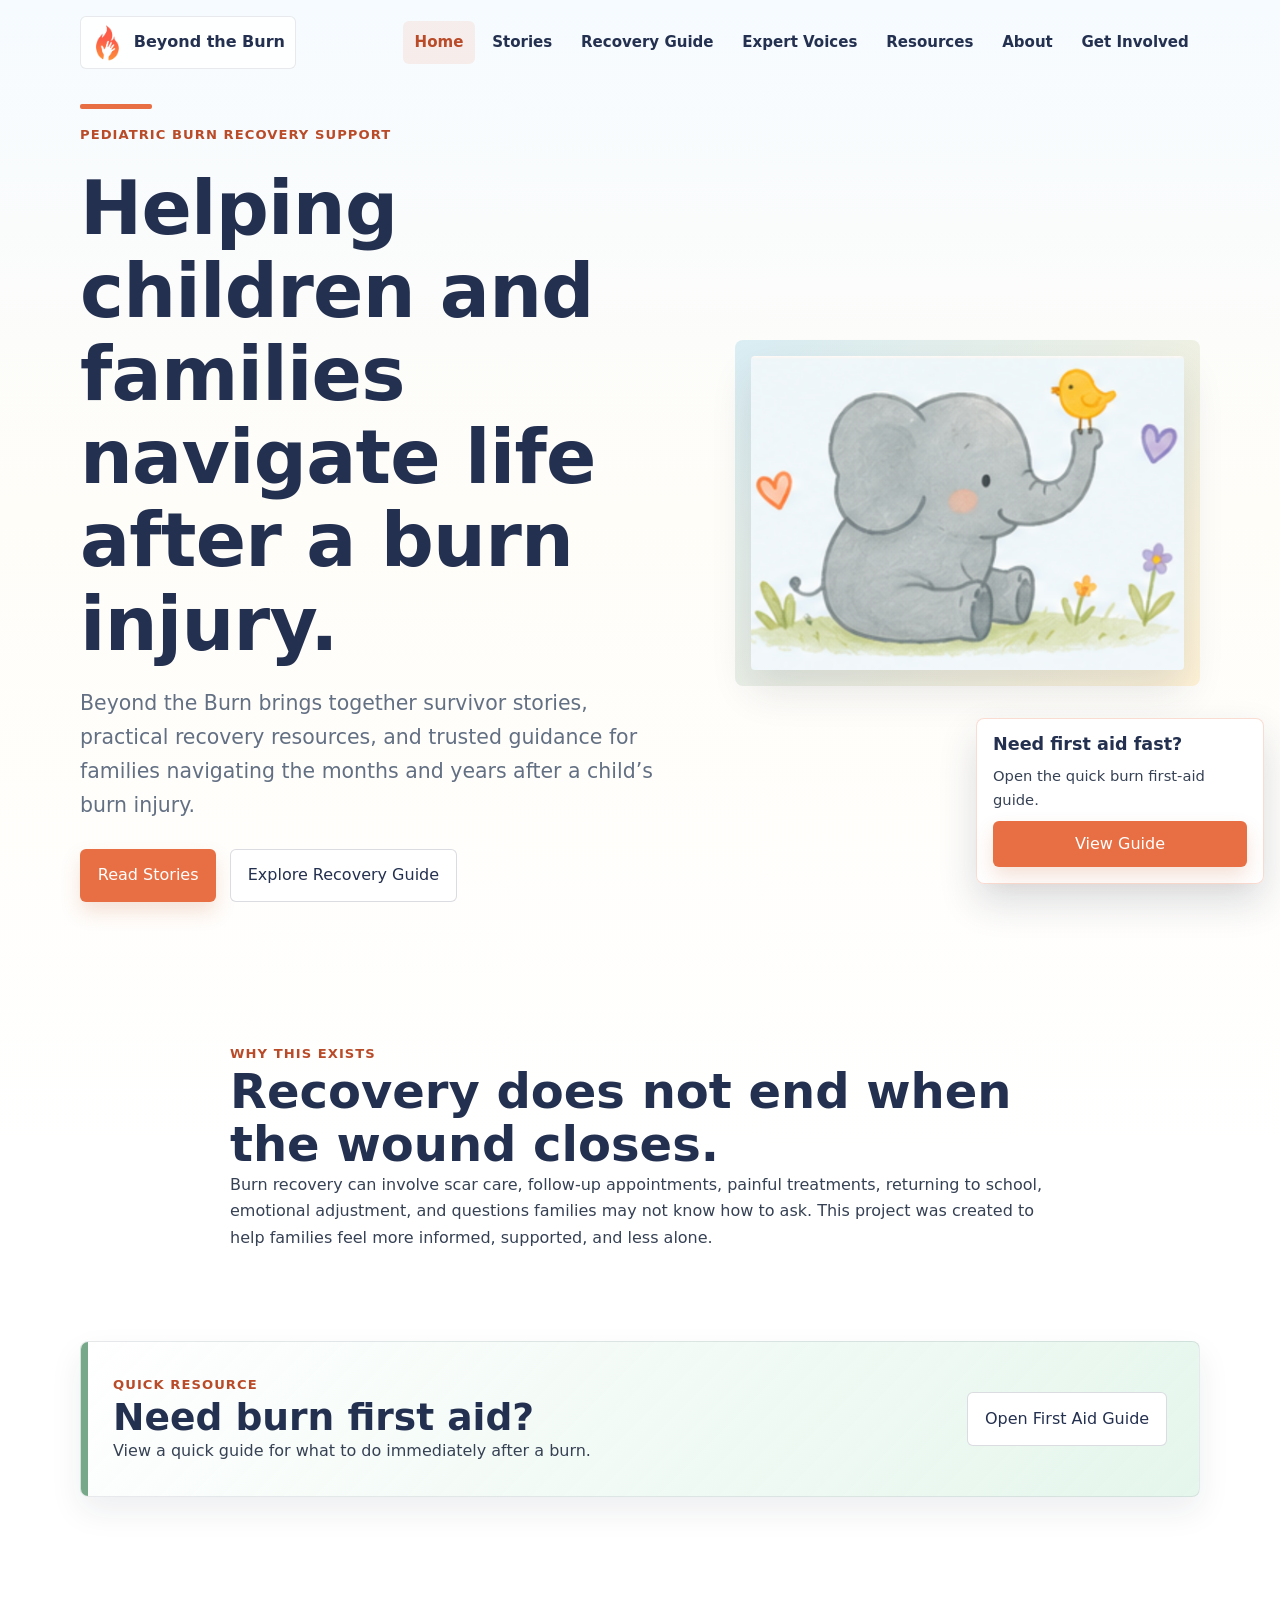
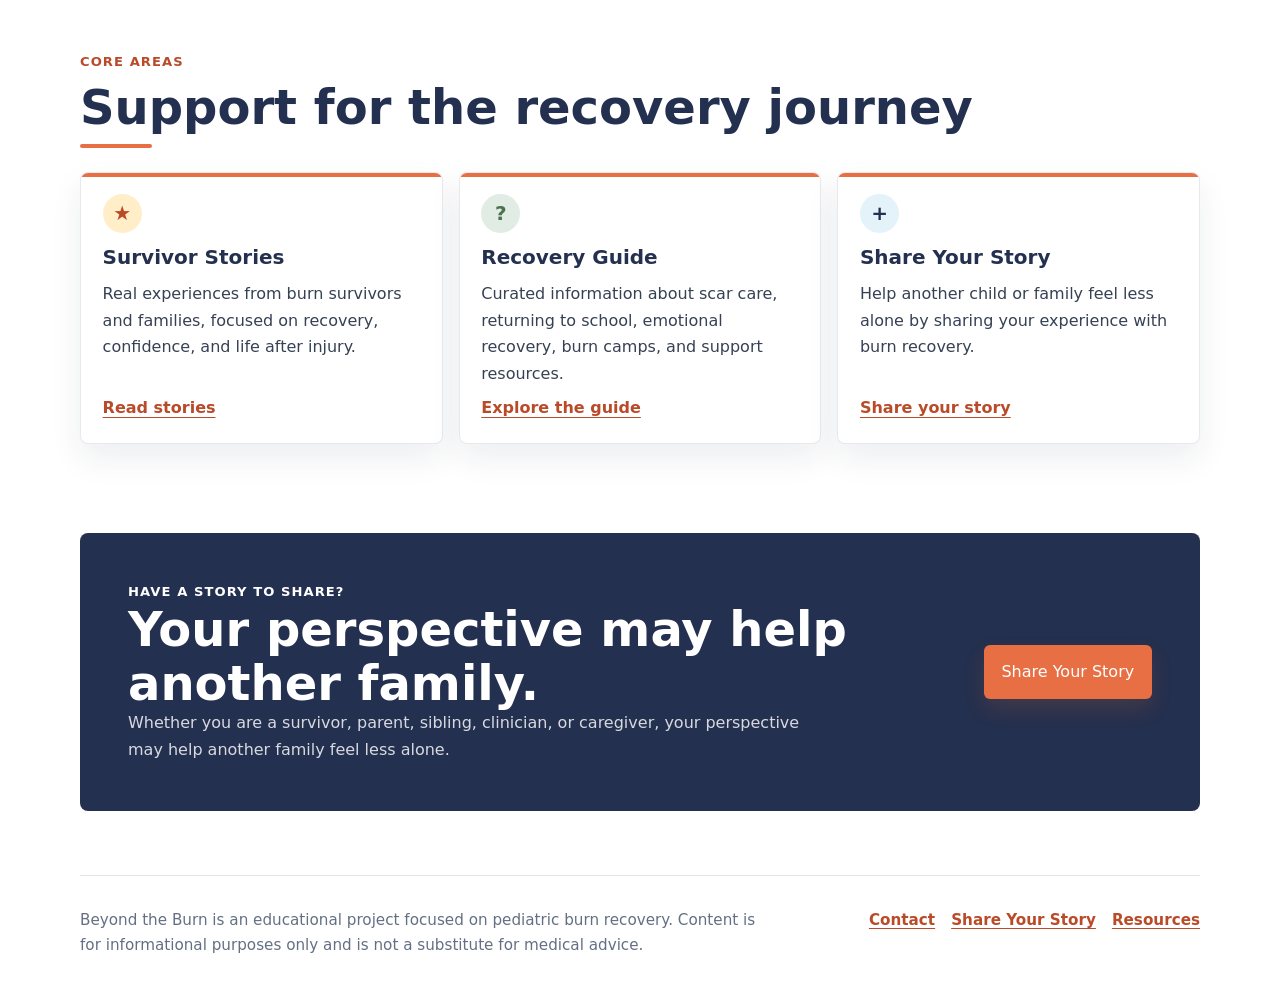
<file: index.html>
<!doctype html>
<html lang="en">
  <head>
    <meta charset="utf-8">
    <meta name="viewport" content="width=device-width, initial-scale=1">
    <meta name="description" content="Beyond the Burn helps children and families navigate life after a burn injury.">
    <title>Beyond the Burn | Pediatric Burn Recovery</title>
    <link rel="icon" href="assets/images/beyond-the-burn-flame-hand.png" type="image/png">
    <link rel="stylesheet" href="styles.css?v=clean1">
  </head>
  <body>
    <header class="site-header">
      <a class="brand" href="index.html" aria-label="Beyond the Burn home">
        <img class="brand-mark" src="assets/images/beyond-the-burn-flame-hand.png" alt="" width="38" height="38">
        <span>Beyond the Burn</span>
      </a>
      <nav class="site-nav" aria-label="Main navigation">
        <a aria-current="page" href="index.html">Home</a>
        <a href="stories.html">Stories</a>
        <a href="resources.html">Recovery Guide</a>
        <a href="expert-voices.html">Expert Voices</a>
        <a href="family-resources.html">Resources</a>
        <a href="about.html">About</a>
        <a href="get-involved.html">Get Involved</a>
      </nav>
    </header>

    <main>
      <section class="hero section">
        <div class="hero-content">
          <p class="eyebrow">Pediatric burn recovery support</p>
          <h1>Helping children and families navigate life after a burn injury.</h1>
          <p class="lead">
            Beyond the Burn brings together survivor stories, practical recovery resources,
            and trusted guidance for families navigating the months and years after a child’s burn injury.
          </p>
          <div class="button-row">
            <a class="button primary" href="stories.html">Read Stories</a>
            <a class="button secondary" href="resources.html">Explore Recovery Guide</a>
          </div>
        </div>
        <div class="hero-illustration" aria-label="Project focus areas">
          <img
            src="assets/images/elephant-doodle.png"
            alt="Soft doodle illustration of a smiling elephant holding a small bird, surrounded by hearts and flowers."
          >
        </div>
      </section>

      <section class="section narrow">
        <p class="eyebrow">Why this exists</p>
        <h2>Recovery does not end when the wound closes.</h2>
        <p>
          Burn recovery can involve scar care, follow-up appointments, painful treatments,
          returning to school, emotional adjustment, and questions families may not know how
          to ask. This project was created to help families feel more informed, supported,
          and less alone.
        </p>
      </section>

      <section class="section first-aid-callout" aria-labelledby="first-aid-home-title">
        <div class="callout-card">
          <div>
            <p class="eyebrow">Quick resource</p>
            <h2 id="first-aid-home-title">Need burn first aid?</h2>
            <p>
              View a quick guide for what to do immediately after a burn.
            </p>
          </div>
          <a class="button secondary" href="first-aid.html">Open First Aid Guide</a>
        </div>
      </section>

      <section class="section">
        <div class="section-heading">
          <p class="eyebrow">Core areas</p>
          <h2>Support for the recovery journey</h2>
        </div>
        <div class="card-grid three pathway-grid">
          <article class="card pathway-card">
            <span class="card-icon" aria-hidden="true">★</span>
            <h3>Survivor Stories</h3>
            <p>
              Real experiences from burn survivors and families, focused on recovery,
              confidence, and life after injury.
            </p>
            <a href="stories.html">Read stories</a>
          </article>
          <article class="card pathway-card">
            <span class="card-icon sage" aria-hidden="true">?</span>
            <h3>Recovery Guide</h3>
            <p>
              Curated information about scar care, returning to school, emotional recovery,
              burn camps, and support resources.
            </p>
            <a href="resources.html">Explore the guide</a>
          </article>
          <article class="card pathway-card">
            <span class="card-icon navy" aria-hidden="true">+</span>
            <h3>Share Your Story</h3>
            <p>
              Help another child or family feel less alone by sharing your experience with
              burn recovery.
            </p>
            <a href="share.html">Share your story</a>
          </article>
        </div>
      </section>

      <section class="section cta-band">
        <div>
          <p class="eyebrow">Have a story to share?</p>
          <h2>Your perspective may help another family.</h2>
          <p>
            Whether you are a survivor, parent, sibling, clinician, or caregiver, your
            perspective may help another family feel less alone.
          </p>
        </div>
        <a class="button primary" href="share.html">Share Your Story</a>
      </section>

      <aside class="floating-first-aid" aria-labelledby="floating-first-aid-title">
        <h2 id="floating-first-aid-title">Need first aid fast?</h2>
        <p>Open the quick burn first-aid guide.</p>
        <a class="button primary" href="first-aid.html">View Guide</a>
      </aside>
    </main>

    <footer class="site-footer">
      <p>
        Beyond the Burn is an educational project focused on pediatric burn recovery.
        Content is for informational purposes only and is not a substitute for medical advice.
      </p>
      <nav aria-label="Footer navigation">
        <a href="mailto:hello@example.org">Contact</a>
        <a href="share.html">Share Your Story</a>
        <a href="family-resources.html">Resources</a>
      </nav>
    </footer>
  </body>
</html>
</file>
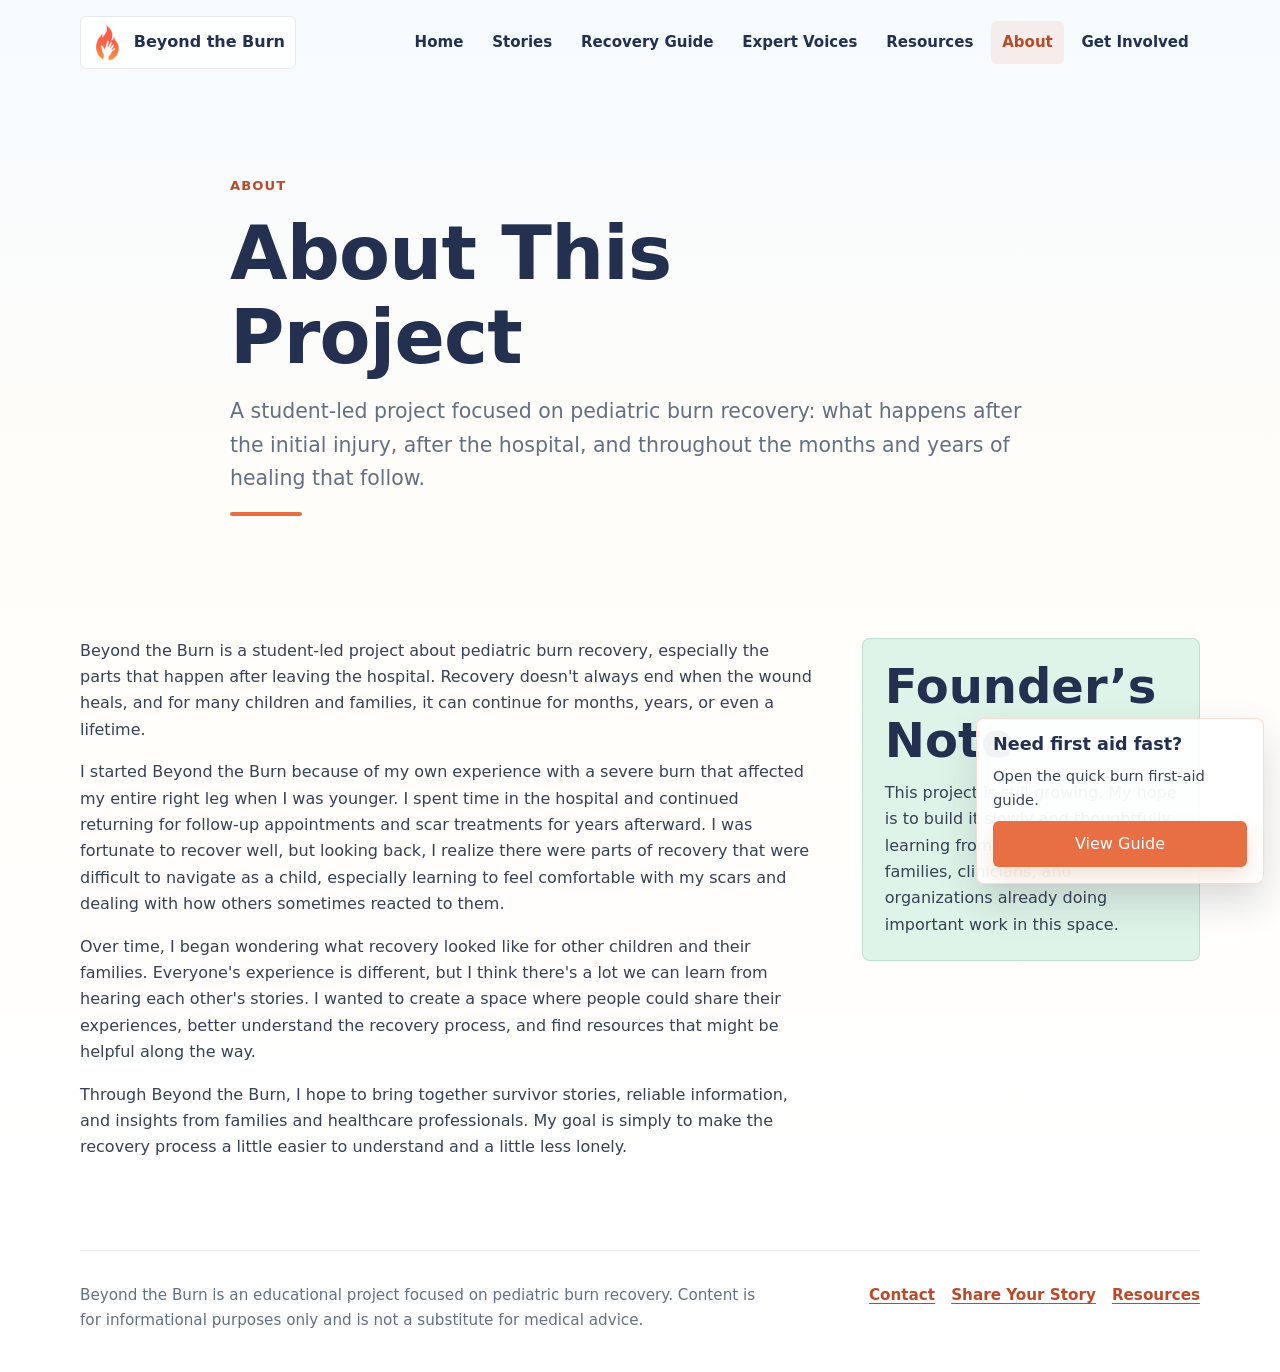
<file: about.html>
<!doctype html>
<html lang="en">
  <head>
    <meta charset="utf-8">
    <meta name="viewport" content="width=device-width, initial-scale=1">
    <meta name="description" content="About Beyond the Burn, a student-led project focused on pediatric burn recovery.">
    <title>About | Beyond the Burn</title>
    <link rel="icon" href="assets/images/beyond-the-burn-flame-hand.png" type="image/png">
    <link rel="stylesheet" href="styles.css?v=clean1">
  </head>
  <body>
    <header class="site-header">
      <a class="brand" href="index.html" aria-label="Beyond the Burn home">
        <img class="brand-mark" src="assets/images/beyond-the-burn-flame-hand.png" alt="" width="38" height="38">
        <span>Beyond the Burn</span>
      </a>
      <nav class="site-nav" aria-label="Main navigation">
        <a href="index.html">Home</a>
        <a href="stories.html">Stories</a>
        <a href="resources.html">Recovery Guide</a>
        <a href="expert-voices.html">Expert Voices</a>
        <a href="family-resources.html">Resources</a>
        <a aria-current="page" href="about.html">About</a>
        <a href="get-involved.html">Get Involved</a>
      </nav>
    </header>

    <main>
      <section class="page-hero section narrow">
        <p class="eyebrow">About</p>
        <h1>About This Project</h1>
        <p class="lead">
          A student-led project focused on pediatric burn recovery: what happens after
          the initial injury, after the hospital, and throughout the months and years of healing that follow.
        </p>
      </section>

      <section class="section content-layout">
        <article class="prose">
          <p>
            Beyond the Burn is a student-led project about pediatric burn recovery, especially
            the parts that happen after leaving the hospital. Recovery doesn't always end when
            the wound heals, and for many children and families, it can continue for months,
            years, or even a lifetime.
          </p>
          <p>
            I started Beyond the Burn because of my own experience with a severe burn that
            affected my entire right leg when I was younger. I spent time in the hospital and
            continued returning for follow-up appointments and scar treatments for years
            afterward. I was fortunate to recover well, but looking back, I realize there were
            parts of recovery that were difficult to navigate as a child, especially learning to
            feel comfortable with my scars and dealing with how others sometimes reacted to them.
          </p>
          <p>
            Over time, I began wondering what recovery looked like for other children and their
            families. Everyone's experience is different, but I think there's a lot we can learn
            from hearing each other's stories. I wanted to create a space where people could share
            their experiences, better understand the recovery process, and find resources that
            might be helpful along the way.
          </p>
          <p>
            Through Beyond the Burn, I hope to bring together survivor stories, reliable
            information, and insights from families and healthcare professionals. My goal is
            simply to make the recovery process a little easier to understand and a little less
            lonely.
          </p>
        </article>

        <aside class="callout">
          <h2>Founder’s Note</h2>
          <p>
            This project is still growing. My hope is to build it slowly and thoughtfully,
            learning from burn survivors, families, clinicians, and organizations already doing
            important work in this space.
          </p>
        </aside>
      </section>
      <aside class="floating-first-aid" aria-labelledby="floating-first-aid-title">
        <h2 id="floating-first-aid-title">Need first aid fast?</h2>
        <p>Open the quick burn first-aid guide.</p>
        <a class="button primary" href="first-aid.html">View Guide</a>
      </aside>
    </main>

    <footer class="site-footer">
      <p>
        Beyond the Burn is an educational project focused on pediatric burn recovery.
        Content is for informational purposes only and is not a substitute for medical advice.
      </p>
      <nav aria-label="Footer navigation">
        <a href="mailto:hello@example.org">Contact</a>
        <a href="share.html">Share Your Story</a>
        <a href="family-resources.html">Resources</a>
      </nav>
    </footer>
  </body>
</html>
</file>
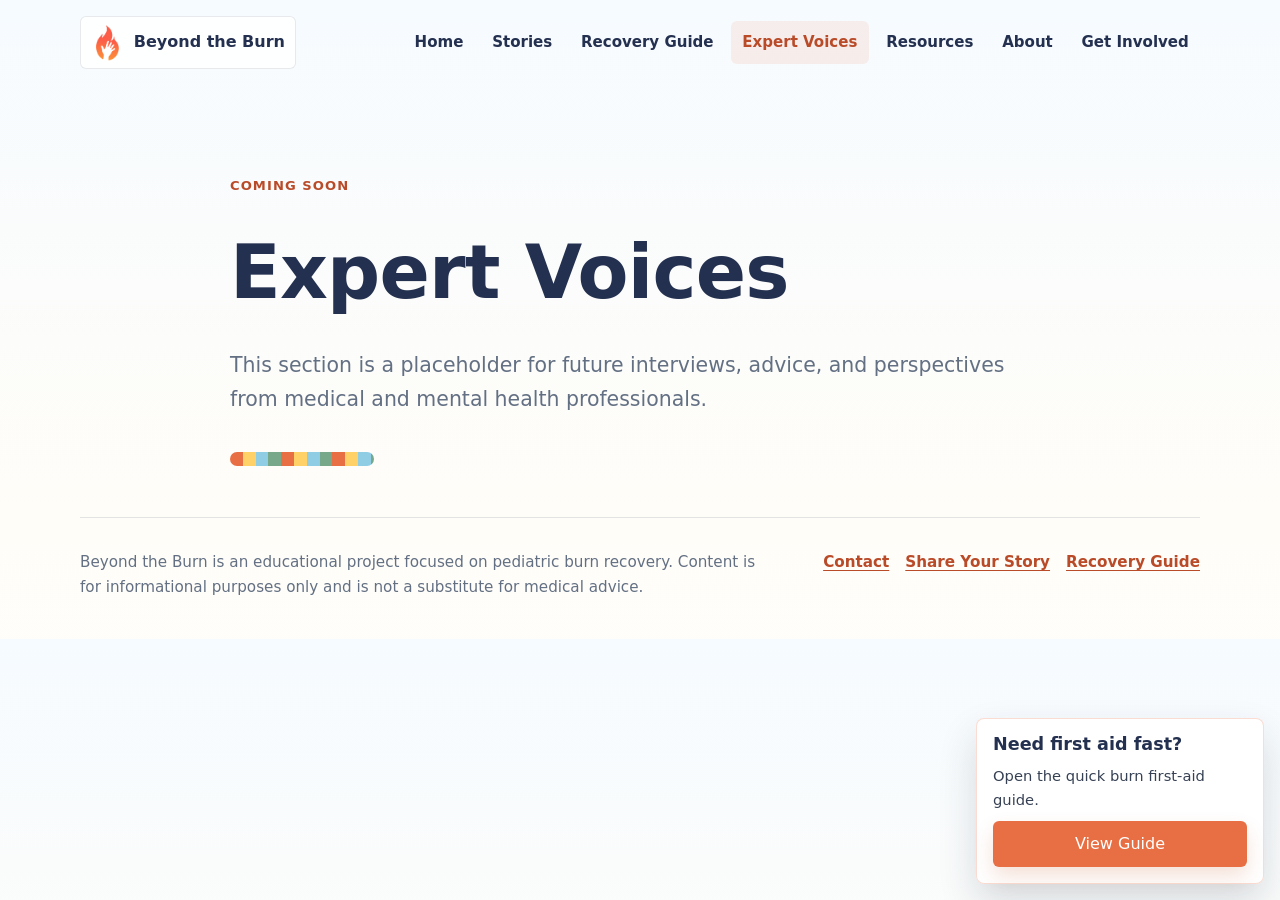
<file: expert-voices.html>
<!doctype html>
<html lang="en">
  <head>
    <meta charset="utf-8">
    <meta name="viewport" content="width=device-width, initial-scale=1">
    <meta name="description" content="Placeholder page for expert voices on pediatric burn recovery.">
    <title>Expert Voices | Beyond the Burn</title>
    <link rel="icon" href="assets/images/beyond-the-burn-flame-hand.png" type="image/png">
    <link rel="stylesheet" href="styles.css?v=clean1">
  </head>
  <body>
    <header class="site-header">
      <a class="brand" href="index.html" aria-label="Beyond the Burn home">
        <img class="brand-mark" src="assets/images/beyond-the-burn-flame-hand.png" alt="" width="38" height="38">
        <span>Beyond the Burn</span>
      </a>
      <nav class="site-nav" aria-label="Main navigation">
        <a href="index.html">Home</a>
        <a href="stories.html">Stories</a>
        <a href="resources.html">Recovery Guide</a>
        <a aria-current="page" href="expert-voices.html">Expert Voices</a>
        <a href="family-resources.html">Resources</a>
        <a href="about.html">About</a>
        <a href="get-involved.html">Get Involved</a>
      </nav>
    </header>
    <main>
      <section class="page-hero section narrow placeholder-page">
        <p class="eyebrow">Coming Soon</p>
        <h1>Expert Voices</h1>
        <p class="lead">This section is a placeholder for future interviews, advice, and perspectives from medical and mental health professionals.</p>
      </section>
      <aside class="floating-first-aid" aria-labelledby="floating-first-aid-title">
        <h2 id="floating-first-aid-title">Need first aid fast?</h2>
        <p>Open the quick burn first-aid guide.</p>
        <a class="button primary" href="first-aid.html">View Guide</a>
      </aside>
    </main>
    <footer class="site-footer">
      <p>Beyond the Burn is an educational project focused on pediatric burn recovery. Content is for informational purposes only and is not a substitute for medical advice.</p>
      <nav aria-label="Footer navigation">
        <a href="mailto:hello@example.org">Contact</a>
        <a href="share.html">Share Your Story</a>
        <a href="resources.html">Recovery Guide</a>
      </nav>
    </footer>
  </body>
</html>
</file>
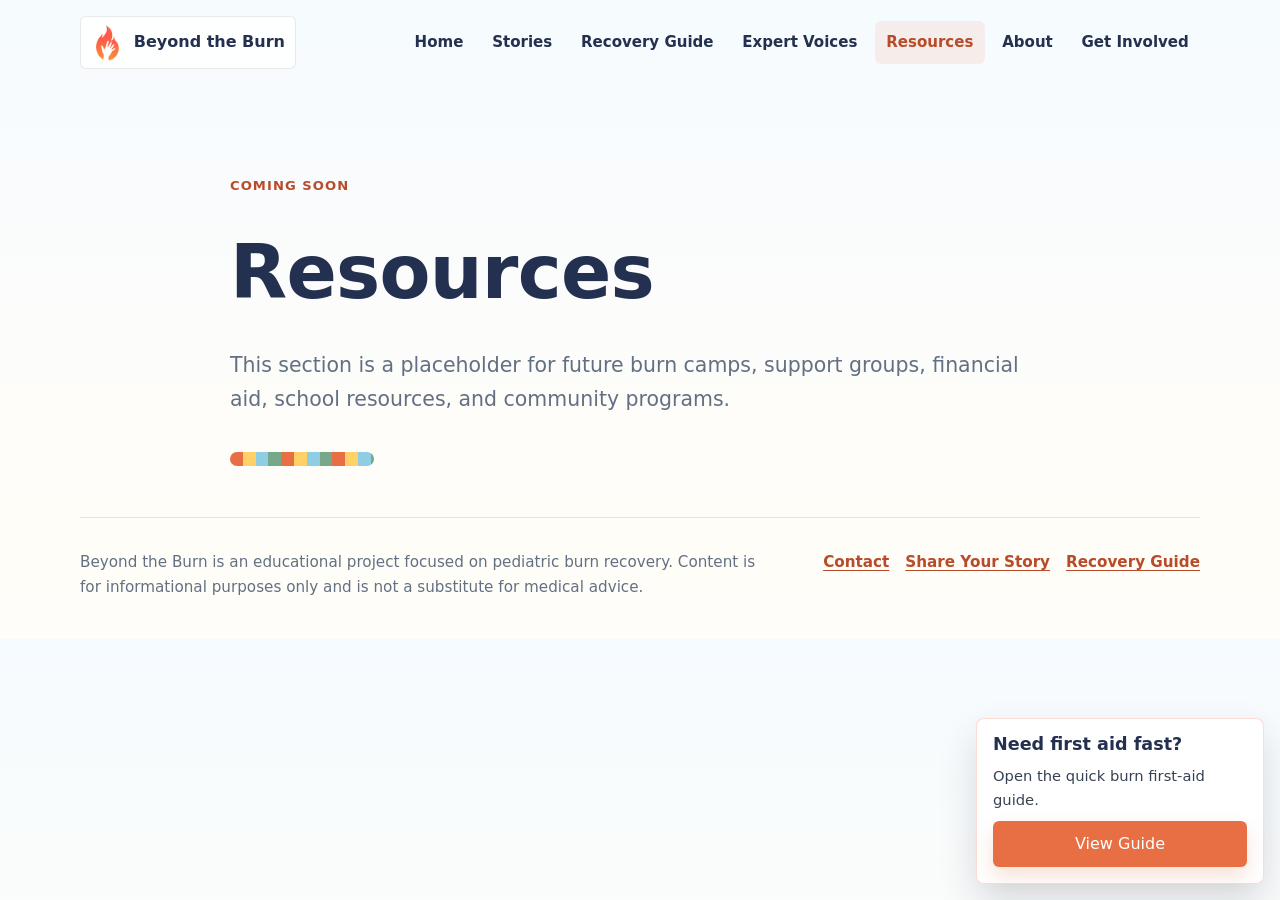
<file: family-resources.html>
<!doctype html>
<html lang="en">
  <head>
    <meta charset="utf-8">
    <meta name="viewport" content="width=device-width, initial-scale=1">
    <meta name="description" content="Placeholder page for pediatric burn recovery resources.">
    <title>Resources | Beyond the Burn</title>
    <link rel="icon" href="assets/images/beyond-the-burn-flame-hand.png" type="image/png">
    <link rel="stylesheet" href="styles.css?v=clean1">
  </head>
  <body>
    <header class="site-header">
      <a class="brand" href="index.html" aria-label="Beyond the Burn home">
        <img class="brand-mark" src="assets/images/beyond-the-burn-flame-hand.png" alt="" width="38" height="38">
        <span>Beyond the Burn</span>
      </a>
      <nav class="site-nav" aria-label="Main navigation">
        <a href="index.html">Home</a>
        <a href="stories.html">Stories</a>
        <a href="resources.html">Recovery Guide</a>
        <a href="expert-voices.html">Expert Voices</a>
        <a aria-current="page" href="family-resources.html">Resources</a>
        <a href="about.html">About</a>
        <a href="get-involved.html">Get Involved</a>
      </nav>
    </header>
    <main>
      <section class="page-hero section narrow placeholder-page">
        <p class="eyebrow">Coming Soon</p>
        <h1>Resources</h1>
        <p class="lead">This section is a placeholder for future burn camps, support groups, financial aid, school resources, and community programs.</p>
      </section>
      <aside class="floating-first-aid" aria-labelledby="floating-first-aid-title">
        <h2 id="floating-first-aid-title">Need first aid fast?</h2>
        <p>Open the quick burn first-aid guide.</p>
        <a class="button primary" href="first-aid.html">View Guide</a>
      </aside>
    </main>
    <footer class="site-footer">
      <p>Beyond the Burn is an educational project focused on pediatric burn recovery. Content is for informational purposes only and is not a substitute for medical advice.</p>
      <nav aria-label="Footer navigation">
        <a href="mailto:hello@example.org">Contact</a>
        <a href="share.html">Share Your Story</a>
        <a href="resources.html">Recovery Guide</a>
      </nav>
    </footer>
  </body>
</html>
</file>
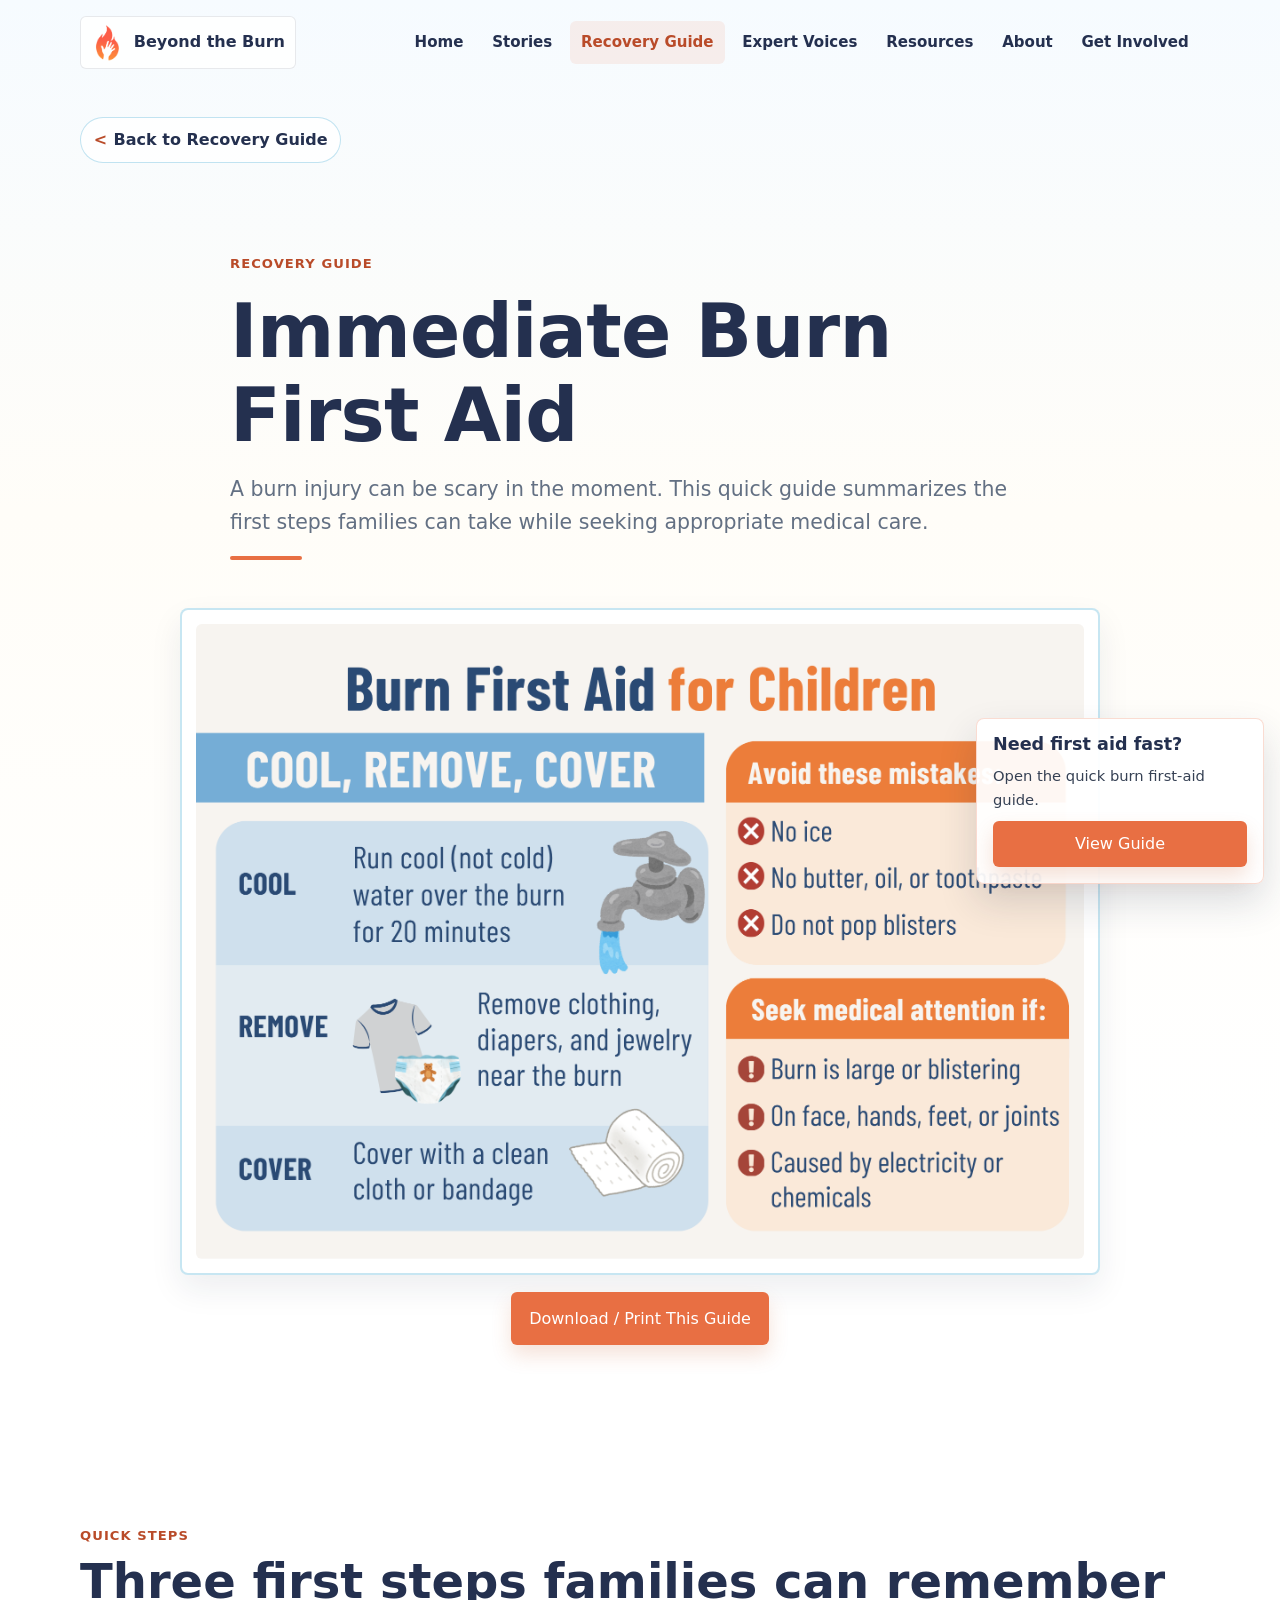
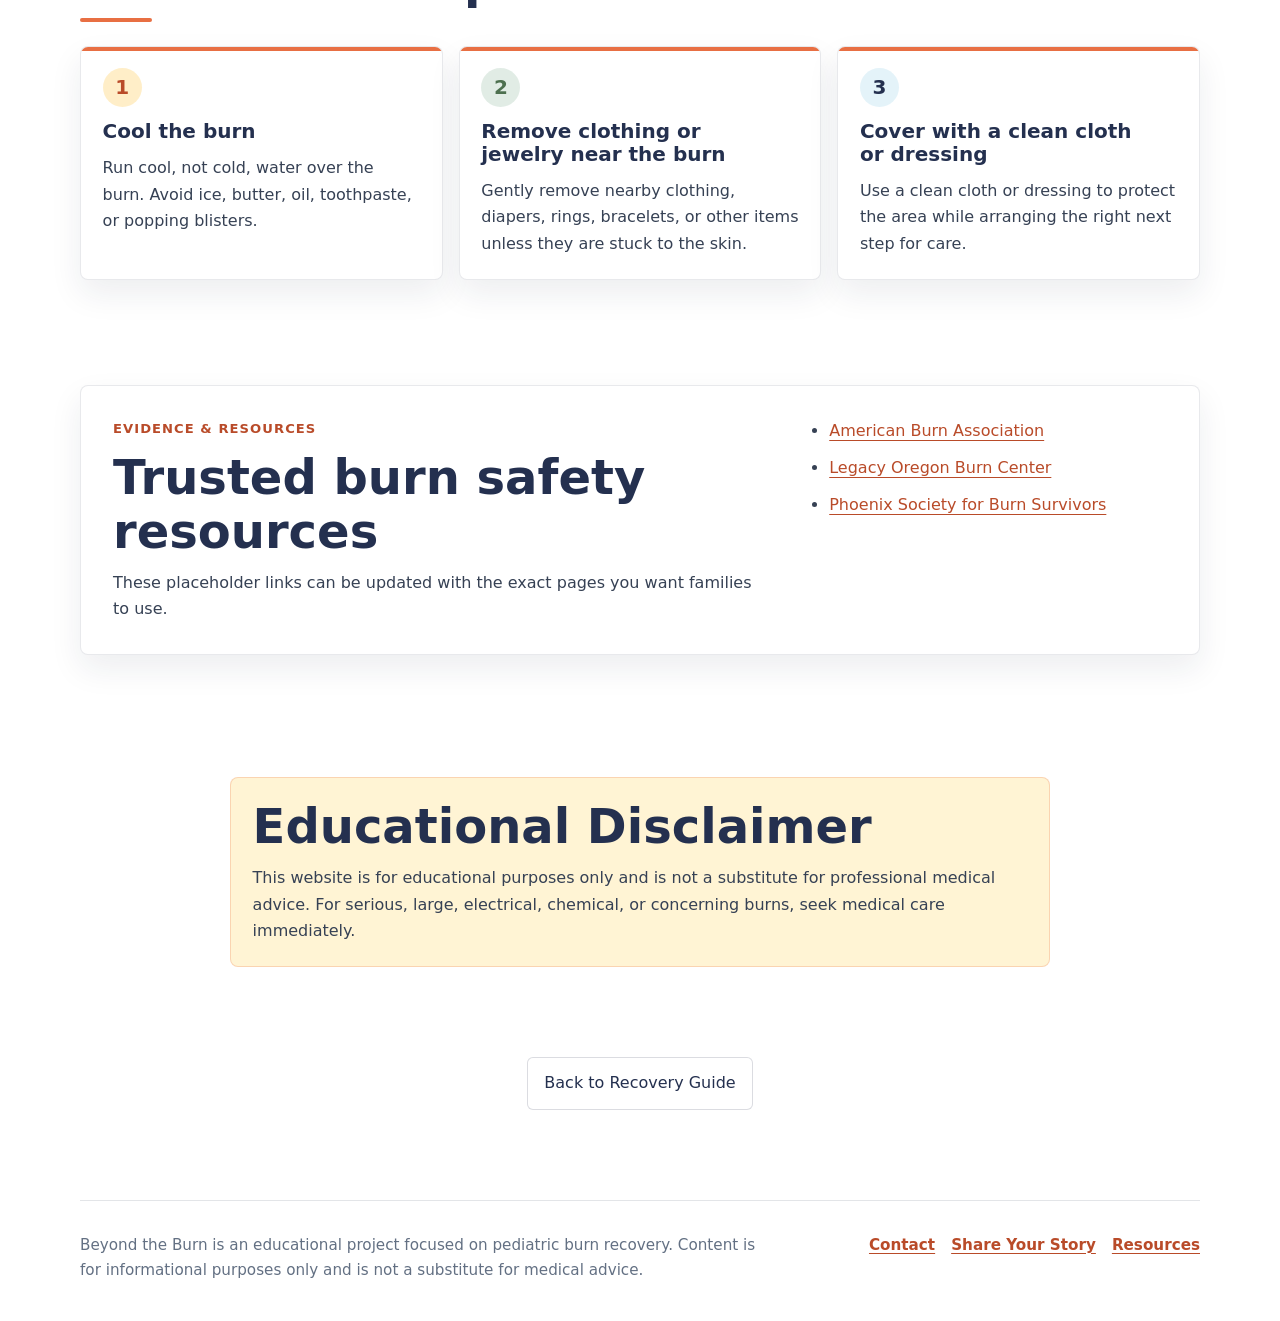
<file: first-aid.html>
<!doctype html>
<html lang="en">
  <head>
    <meta charset="utf-8">
    <meta name="viewport" content="width=device-width, initial-scale=1">
    <meta name="description" content="A quick burn first-aid guide for families and caregivers.">
    <title>Immediate Burn First Aid | Beyond the Burn</title>
    <link rel="icon" href="assets/images/beyond-the-burn-flame-hand.png" type="image/png">
    <link rel="stylesheet" href="styles.css?v=clean1">
  </head>
  <body>
    <header class="site-header">
      <a class="brand" href="index.html" aria-label="Beyond the Burn home">
        <img class="brand-mark" src="assets/images/beyond-the-burn-flame-hand.png" alt="" width="38" height="38">
        <span>Beyond the Burn</span>
      </a>
      <nav class="site-nav" aria-label="Main navigation">
        <a href="index.html">Home</a>
        <a href="stories.html">Stories</a>
        <a aria-current="page" href="resources.html">Recovery Guide</a>
        <a href="expert-voices.html">Expert Voices</a>
        <a href="family-resources.html">Resources</a>
        <a href="about.html">About</a>
        <a href="get-involved.html">Get Involved</a>
      </nav>
    </header>

    <main>
      <nav class="breadcrumb section" aria-label="Breadcrumb">
        <a href="resources.html">Back to Recovery Guide</a>
      </nav>

      <section class="page-hero section narrow">
        <p class="eyebrow">Recovery Guide</p>
        <h1>Immediate Burn First Aid</h1>
        <p class="lead">
          A burn injury can be scary in the moment. This quick guide summarizes the first
          steps families can take while seeking appropriate medical care.
        </p>
      </section>

      <section class="section first-aid-feature" aria-labelledby="first-aid-card-title">
        <div class="guide-frame">
          <img
            src="assets/images/burn-first-aid-info.png"
            alt="Quick-reference burn first aid card showing the steps cool, remove, and cover, plus warnings about when to seek medical help."
          >
        </div>
        <div class="download-row">
          <a class="button primary" href="assets/images/burn-first-aid-info.png" download>
            Download / Print This Guide
          </a>
        </div>
      </section>

      <section class="section">
        <div class="section-heading">
          <p class="eyebrow">Quick steps</p>
          <h2 id="first-aid-card-title">Three first steps families can remember</h2>
        </div>
        <div class="card-grid three">
          <article class="card first-aid-step">
            <span class="card-icon" aria-hidden="true">1</span>
            <h3>Cool the burn</h3>
            <p>
              Run cool, not cold, water over the burn. Avoid ice, butter, oil, toothpaste,
              or popping blisters.
            </p>
          </article>
          <article class="card first-aid-step">
            <span class="card-icon sage" aria-hidden="true">2</span>
            <h3>Remove clothing or jewelry near the burn</h3>
            <p>
              Gently remove nearby clothing, diapers, rings, bracelets, or other items unless
              they are stuck to the skin.
            </p>
          </article>
          <article class="card first-aid-step">
            <span class="card-icon navy" aria-hidden="true">3</span>
            <h3>Cover with a clean cloth or dressing</h3>
            <p>
              Use a clean cloth or dressing to protect the area while arranging the right next
              step for care.
            </p>
          </article>
        </div>
      </section>

      <section class="section evidence-section">
        <div class="evidence-card">
          <div>
            <p class="eyebrow">Evidence &amp; Resources</p>
            <h2>Trusted burn safety resources</h2>
            <p>
              These placeholder links can be updated with the exact pages you want families to use.
            </p>
          </div>
          <ul class="resource-links" aria-label="Trusted burn safety resources">
            <li><a href="#">American Burn Association</a></li>
            <li><a href="#">Legacy Oregon Burn Center</a></li>
            <li><a href="#">Phoenix Society for Burn Survivors</a></li>
          </ul>
        </div>
      </section>

      <section class="section narrow">
        <div class="disclaimer">
          <h2>Educational Disclaimer</h2>
          <p>
            This website is for educational purposes only and is not a substitute for professional
            medical advice. For serious, large, electrical, chemical, or concerning burns, seek
            medical care immediately.
          </p>
        </div>
      </section>

      <section class="section back-link-section">
        <a class="button secondary" href="resources.html">Back to Recovery Guide</a>
      </section>

      <aside class="floating-first-aid" aria-labelledby="floating-first-aid-title">
        <h2 id="floating-first-aid-title">Need first aid fast?</h2>
        <p>Open the quick burn first-aid guide.</p>
        <a class="button primary" href="first-aid.html">View Guide</a>
      </aside>
    </main>

    <footer class="site-footer">
      <p>
        Beyond the Burn is an educational project focused on pediatric burn recovery.
        Content is for informational purposes only and is not a substitute for medical advice.
      </p>
      <nav aria-label="Footer navigation">
        <a href="mailto:hello@example.org">Contact</a>
        <a href="share.html">Share Your Story</a>
        <a href="family-resources.html">Resources</a>
      </nav>
    </footer>
  </body>
</html>
</file>
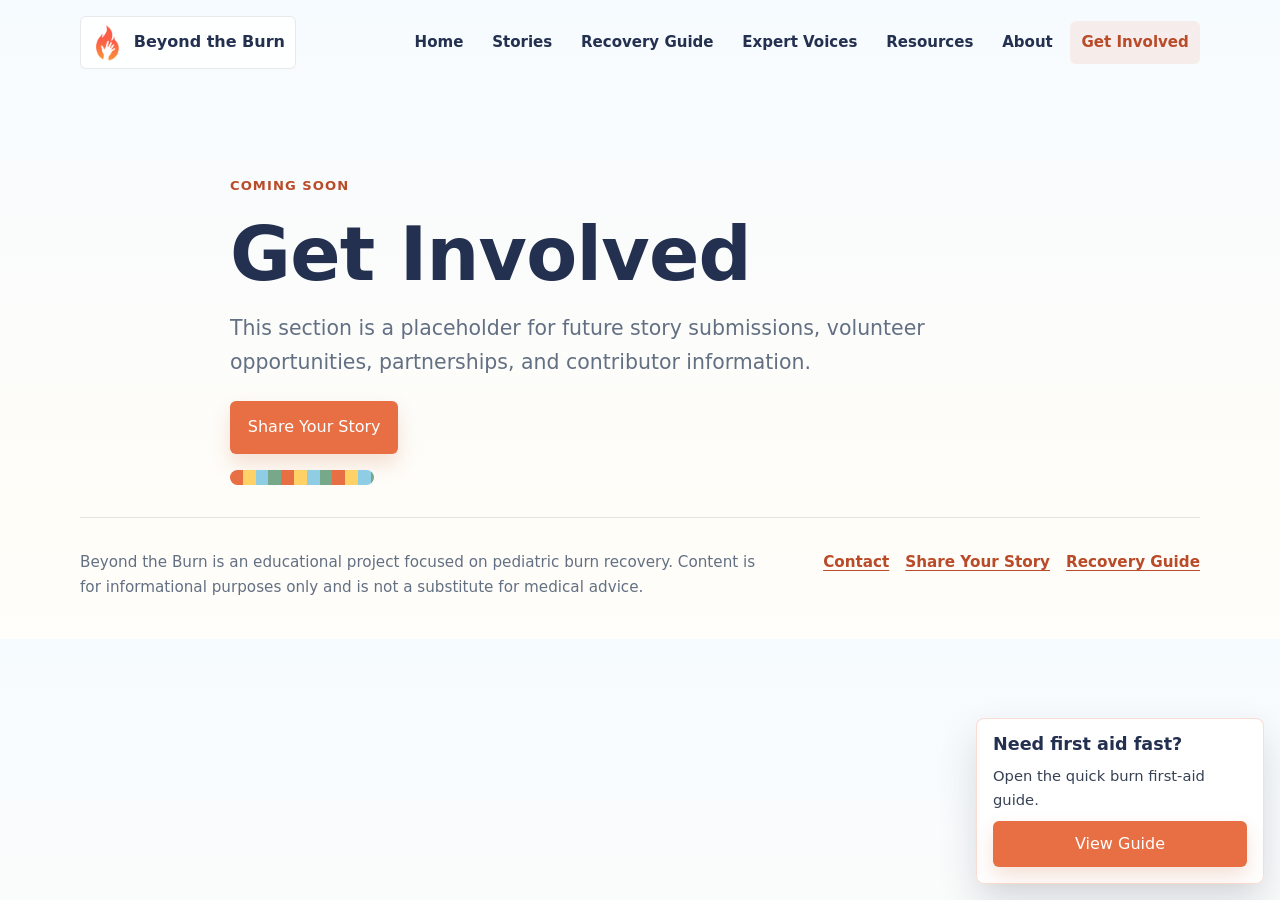
<file: get-involved.html>
<!doctype html>
<html lang="en">
  <head>
    <meta charset="utf-8">
    <meta name="viewport" content="width=device-width, initial-scale=1">
    <meta name="description" content="Placeholder page for ways to get involved with Beyond the Burn.">
    <title>Get Involved | Beyond the Burn</title>
    <link rel="icon" href="assets/images/beyond-the-burn-flame-hand.png" type="image/png">
    <link rel="stylesheet" href="styles.css?v=clean1">
  </head>
  <body>
    <header class="site-header">
      <a class="brand" href="index.html" aria-label="Beyond the Burn home">
        <img class="brand-mark" src="assets/images/beyond-the-burn-flame-hand.png" alt="" width="38" height="38">
        <span>Beyond the Burn</span>
      </a>
      <nav class="site-nav" aria-label="Main navigation">
        <a href="index.html">Home</a>
        <a href="stories.html">Stories</a>
        <a href="resources.html">Recovery Guide</a>
        <a href="expert-voices.html">Expert Voices</a>
        <a href="family-resources.html">Resources</a>
        <a href="about.html">About</a>
        <a aria-current="page" href="get-involved.html">Get Involved</a>
      </nav>
    </header>
    <main>
      <section class="page-hero section narrow placeholder-page">
        <p class="eyebrow">Coming Soon</p>
        <h1>Get Involved</h1>
        <p class="lead">This section is a placeholder for future story submissions, volunteer opportunities, partnerships, and contributor information.</p>
        <div class="button-row">
          <a class="button primary" href="share.html">Share Your Story</a>
        </div>
      </section>
      <aside class="floating-first-aid" aria-labelledby="floating-first-aid-title">
        <h2 id="floating-first-aid-title">Need first aid fast?</h2>
        <p>Open the quick burn first-aid guide.</p>
        <a class="button primary" href="first-aid.html">View Guide</a>
      </aside>
    </main>
    <footer class="site-footer">
      <p>Beyond the Burn is an educational project focused on pediatric burn recovery. Content is for informational purposes only and is not a substitute for medical advice.</p>
      <nav aria-label="Footer navigation">
        <a href="mailto:hello@example.org">Contact</a>
        <a href="share.html">Share Your Story</a>
        <a href="resources.html">Recovery Guide</a>
      </nav>
    </footer>
  </body>
</html>
</file>
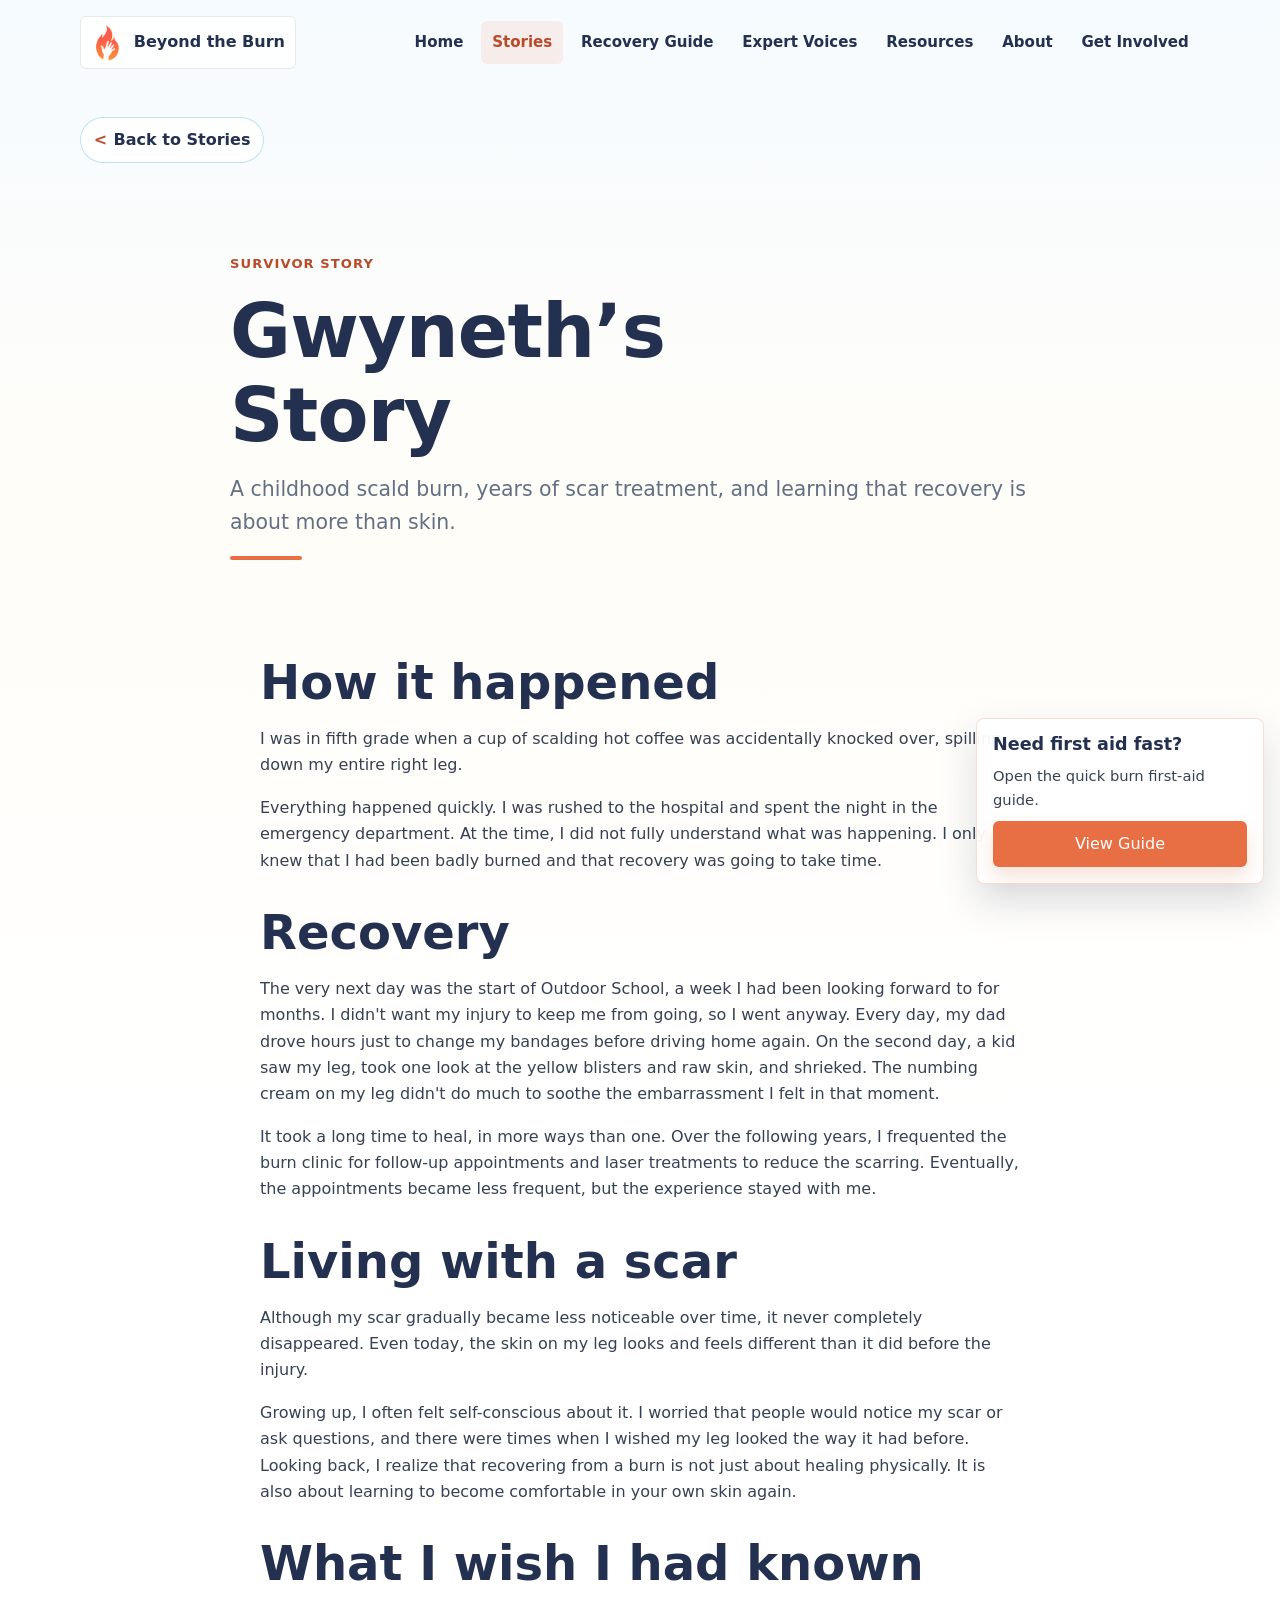
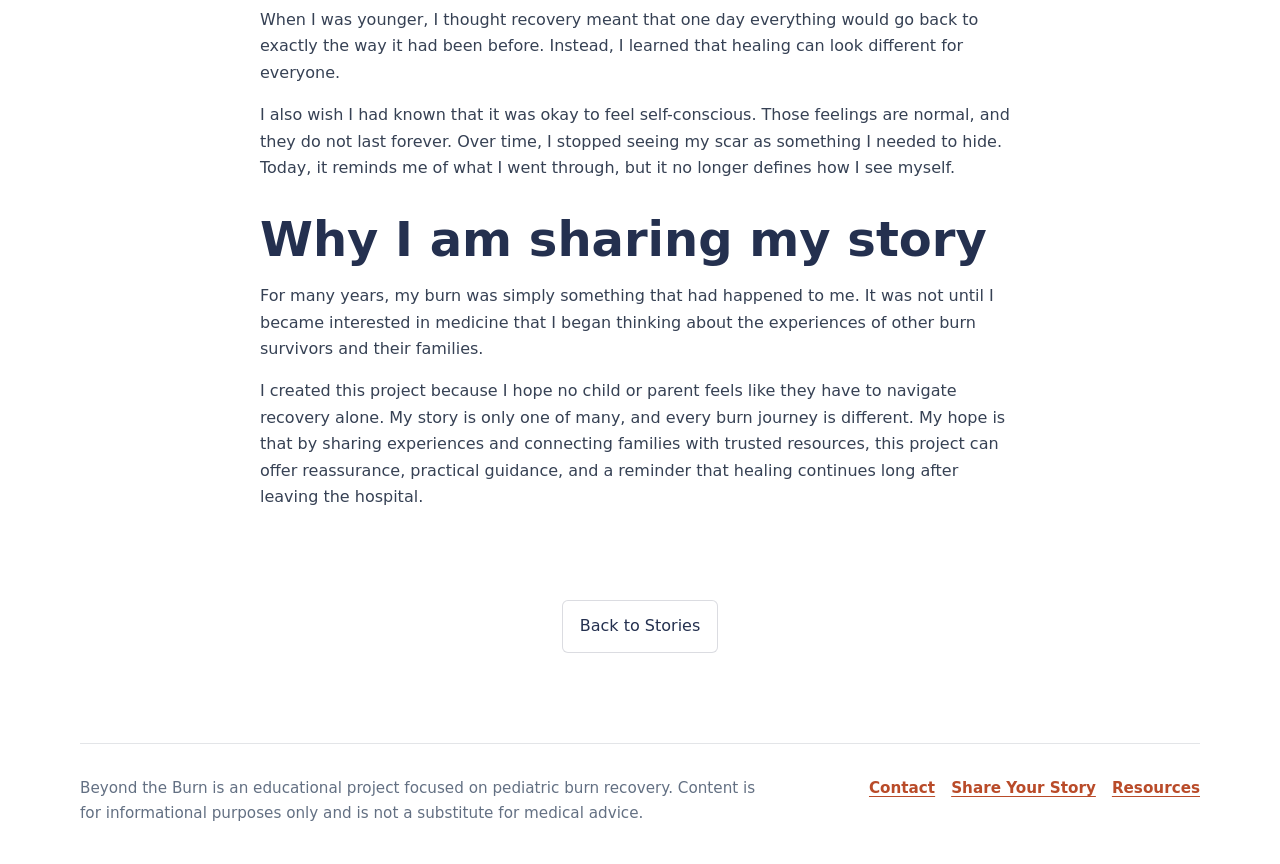
<file: gwyneth-story.html>
<!doctype html>
<html lang="en">
  <head>
    <meta charset="utf-8">
    <meta name="viewport" content="width=device-width, initial-scale=1">
    <meta name="description" content="Gwyneth’s story about childhood burn recovery and learning that healing is about more than skin.">
    <title>Gwyneth’s Story | Beyond the Burn</title>
    <link rel="icon" href="assets/images/beyond-the-burn-flame-hand.png" type="image/png">
    <link rel="stylesheet" href="styles.css?v=clean1">
  </head>
  <body>
    <header class="site-header">
      <a class="brand" href="index.html" aria-label="Beyond the Burn home">
        <img class="brand-mark" src="assets/images/beyond-the-burn-flame-hand.png" alt="" width="38" height="38">
        <span>Beyond the Burn</span>
      </a>
      <nav class="site-nav" aria-label="Main navigation">
        <a href="index.html">Home</a>
        <a aria-current="page" href="stories.html">Stories</a>
        <a href="resources.html">Recovery Guide</a>
        <a href="expert-voices.html">Expert Voices</a>
        <a href="family-resources.html">Resources</a>
        <a href="about.html">About</a>
        <a href="get-involved.html">Get Involved</a>
      </nav>
    </header>

    <main>
      <nav class="breadcrumb section" aria-label="Breadcrumb">
        <a href="stories.html">Back to Stories</a>
      </nav>

      <section class="page-hero section narrow">
        <p class="eyebrow">Survivor Story</p>
        <h1>Gwyneth’s Story</h1>
        <p class="lead">
          A childhood scald burn, years of scar treatment, and learning that recovery is about
          more than skin.
        </p>
      </section>

      <article class="section story-body prose">
        <h2>How it happened</h2>
        <p>
          I was in fifth grade when a cup of scalding hot coffee was accidentally knocked over,
          spilling down my entire right leg.
        </p>
        <p>
          Everything happened quickly. I was rushed to the hospital and spent the night in the
          emergency department. At the time, I did not fully understand what was happening. I only
          knew that I had been badly burned and that recovery was going to take time.
        </p>

        <h2>Recovery</h2>
        <p>
          The very next day was the start of Outdoor School, a week I had been looking forward
          to for months. I didn't want my injury to keep me from going, so I went anyway. Every
          day, my dad drove hours just to change my bandages before driving home again. On the
          second day, a kid saw my leg, took one look at the yellow blisters and raw skin, and
          shrieked. The numbing cream on my leg didn't do much to soothe the embarrassment I felt
          in that moment.
        </p>
        <p>
          It took a long time to heal, in more ways than one. Over the following years, I
          frequented the burn clinic for follow-up appointments and laser treatments to reduce the
          scarring. Eventually, the appointments became less frequent, but the experience stayed
          with me.
        </p>

        <h2>Living with a scar</h2>
        <p>
          Although my scar gradually became less noticeable over time, it never completely
          disappeared. Even today, the skin on my leg looks and feels different than it did before
          the injury.
        </p>
        <p>
          Growing up, I often felt self-conscious about it. I worried that people would notice my
          scar or ask questions, and there were times when I wished my leg looked the way it had
          before. Looking back, I realize that recovering from a burn is not just about healing
          physically. It is also about learning to become comfortable in your own skin again.
        </p>

        <h2>What I wish I had known</h2>
        <p>
          When I was younger, I thought recovery meant that one day everything would go back to
          exactly the way it had been before. Instead, I learned that healing can look different
          for everyone.
        </p>
        <p>
          I also wish I had known that it was okay to feel self-conscious. Those feelings are
          normal, and they do not last forever. Over time, I stopped seeing my scar as something
          I needed to hide. Today, it reminds me of what I went through, but it no longer defines
          how I see myself.
        </p>

        <h2>Why I am sharing my story</h2>
        <p>
          For many years, my burn was simply something that had happened to me. It was not until
          I became interested in medicine that I began thinking about the experiences of other
          burn survivors and their families.
        </p>
        <p>
          I created this project because I hope no child or parent feels like they have to
          navigate recovery alone. My story is only one of many, and every burn journey is
          different. My hope is that by sharing experiences and connecting families with trusted
          resources, this project can offer reassurance, practical guidance, and a reminder that
          healing continues long after leaving the hospital.
        </p>
      </article>

      <section class="section back-link-section">
        <a class="button secondary" href="stories.html">Back to Stories</a>
      </section>
      <aside class="floating-first-aid" aria-labelledby="floating-first-aid-title">
        <h2 id="floating-first-aid-title">Need first aid fast?</h2>
        <p>Open the quick burn first-aid guide.</p>
        <a class="button primary" href="first-aid.html">View Guide</a>
      </aside>
    </main>

    <footer class="site-footer">
      <p>
        Beyond the Burn is an educational project focused on pediatric burn recovery.
        Content is for informational purposes only and is not a substitute for medical advice.
      </p>
      <nav aria-label="Footer navigation">
        <a href="mailto:hello@example.org">Contact</a>
        <a href="share.html">Share Your Story</a>
        <a href="family-resources.html">Resources</a>
      </nav>
    </footer>
  </body>
</html>
</file>
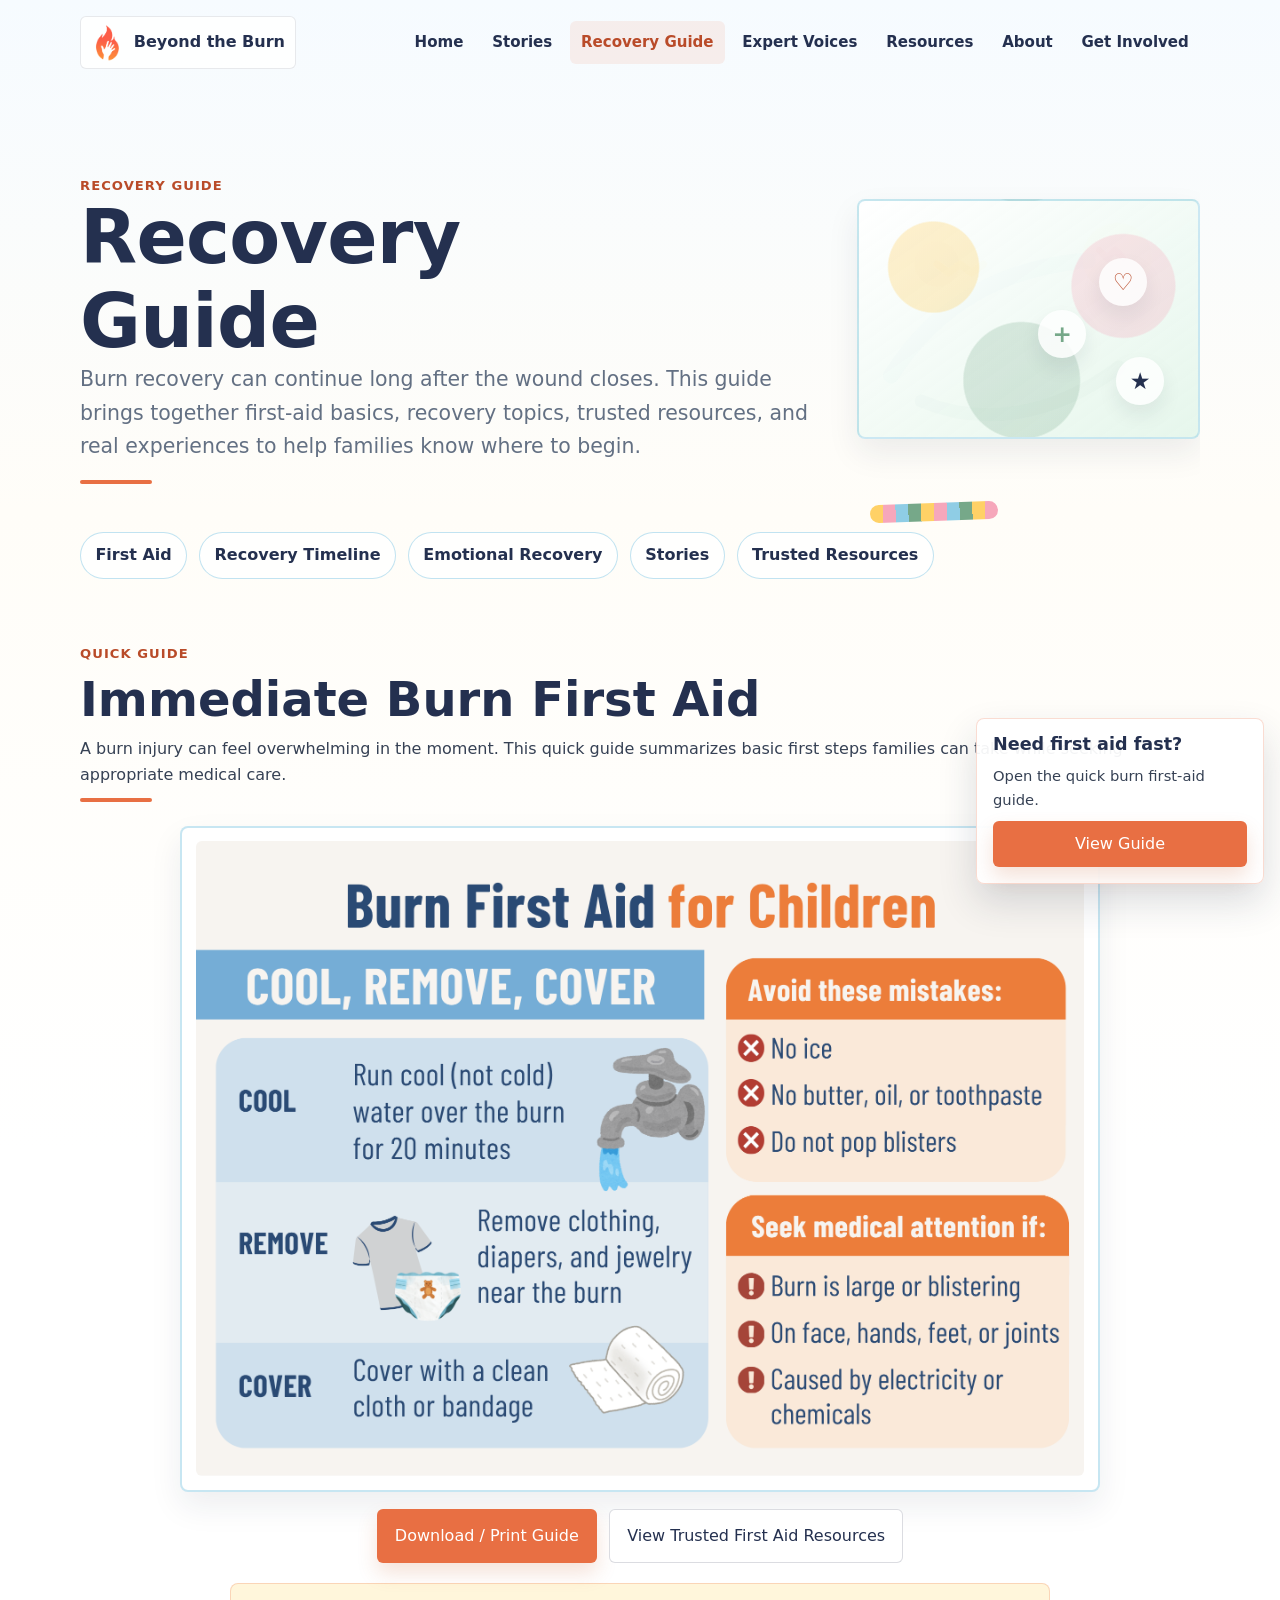
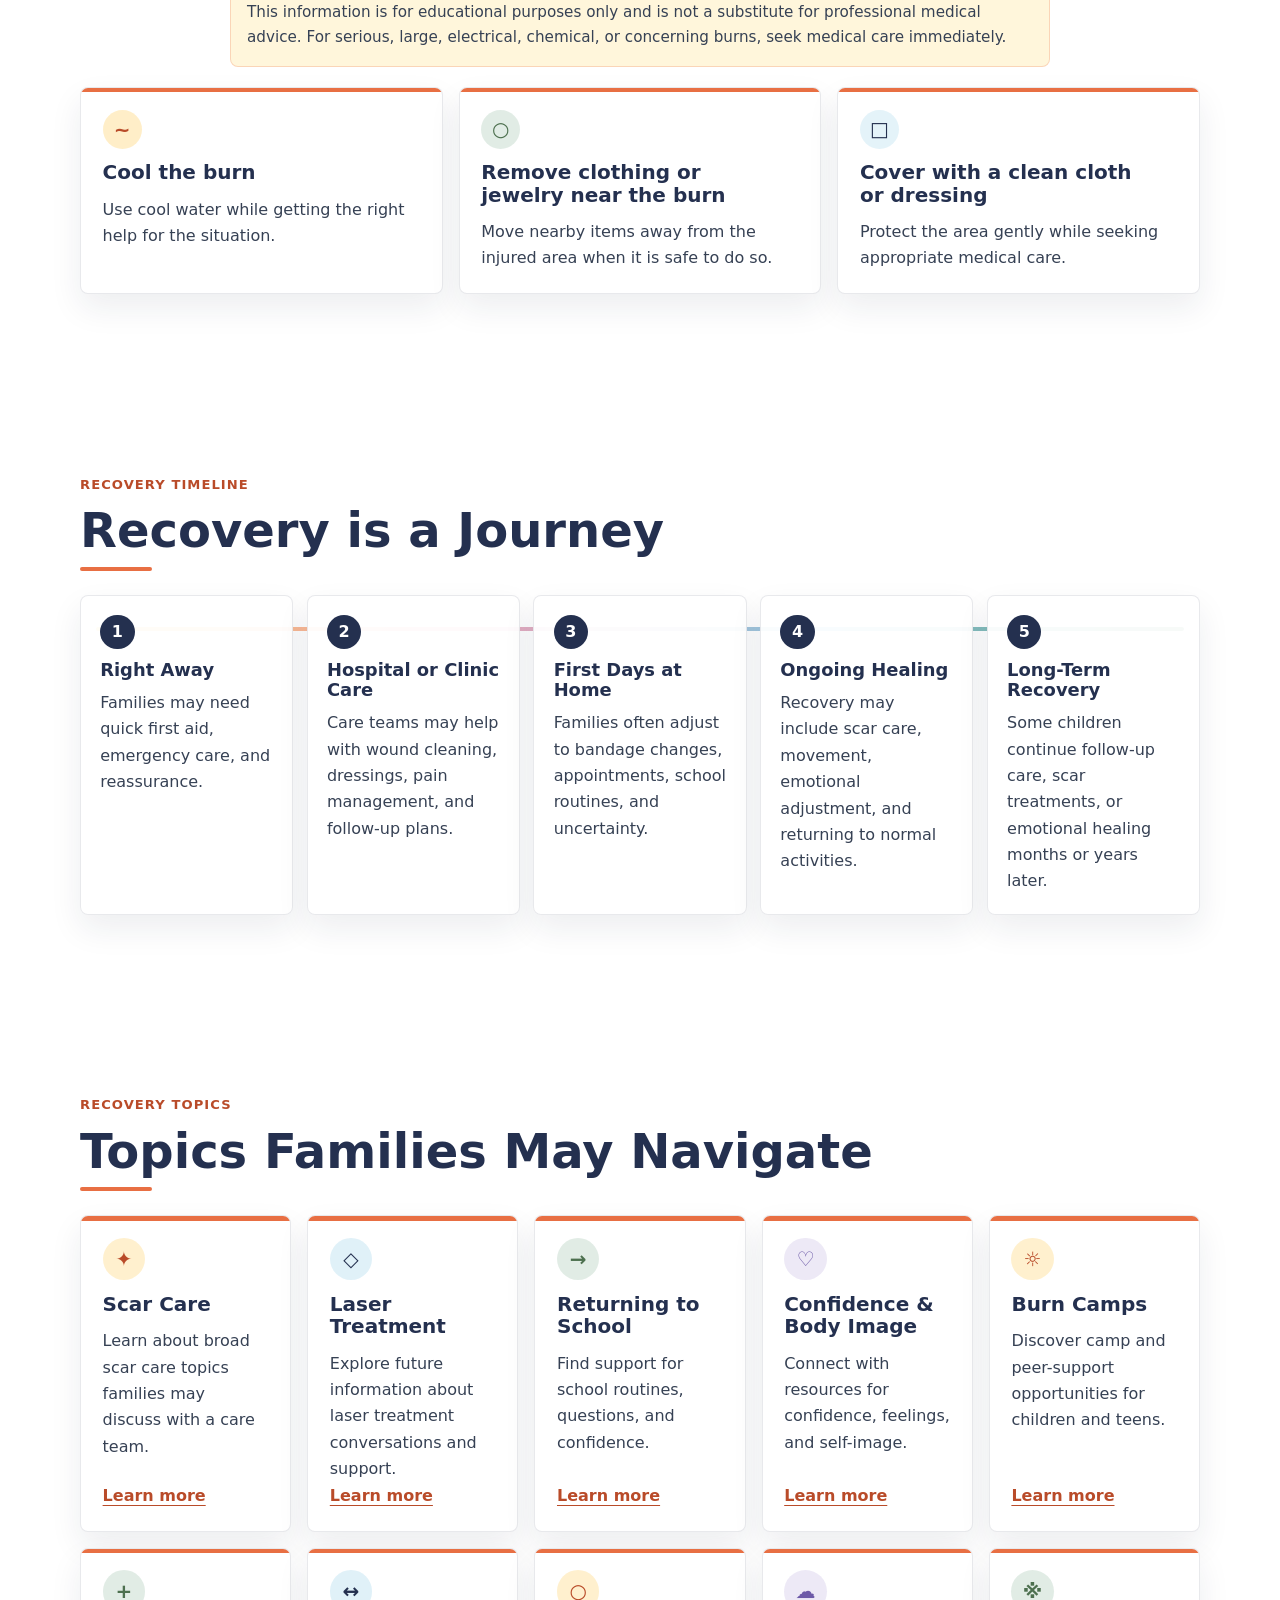
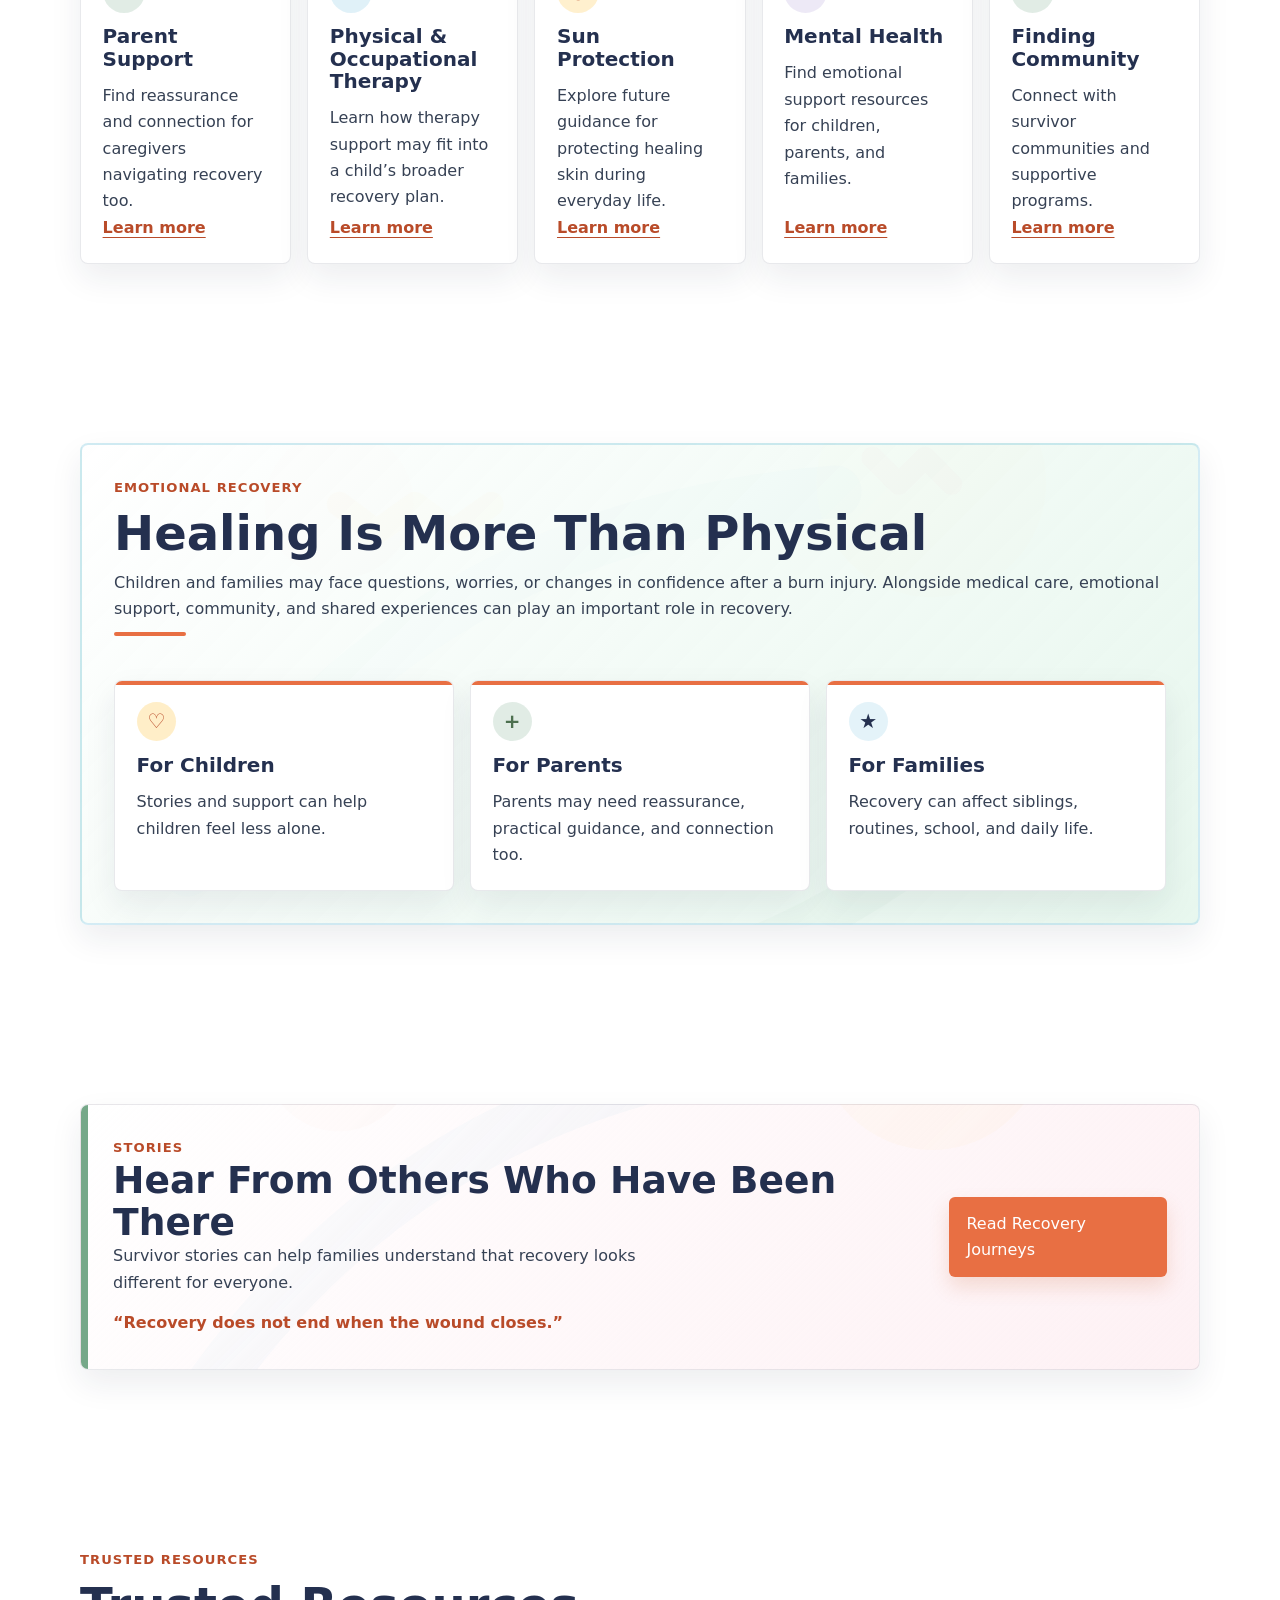
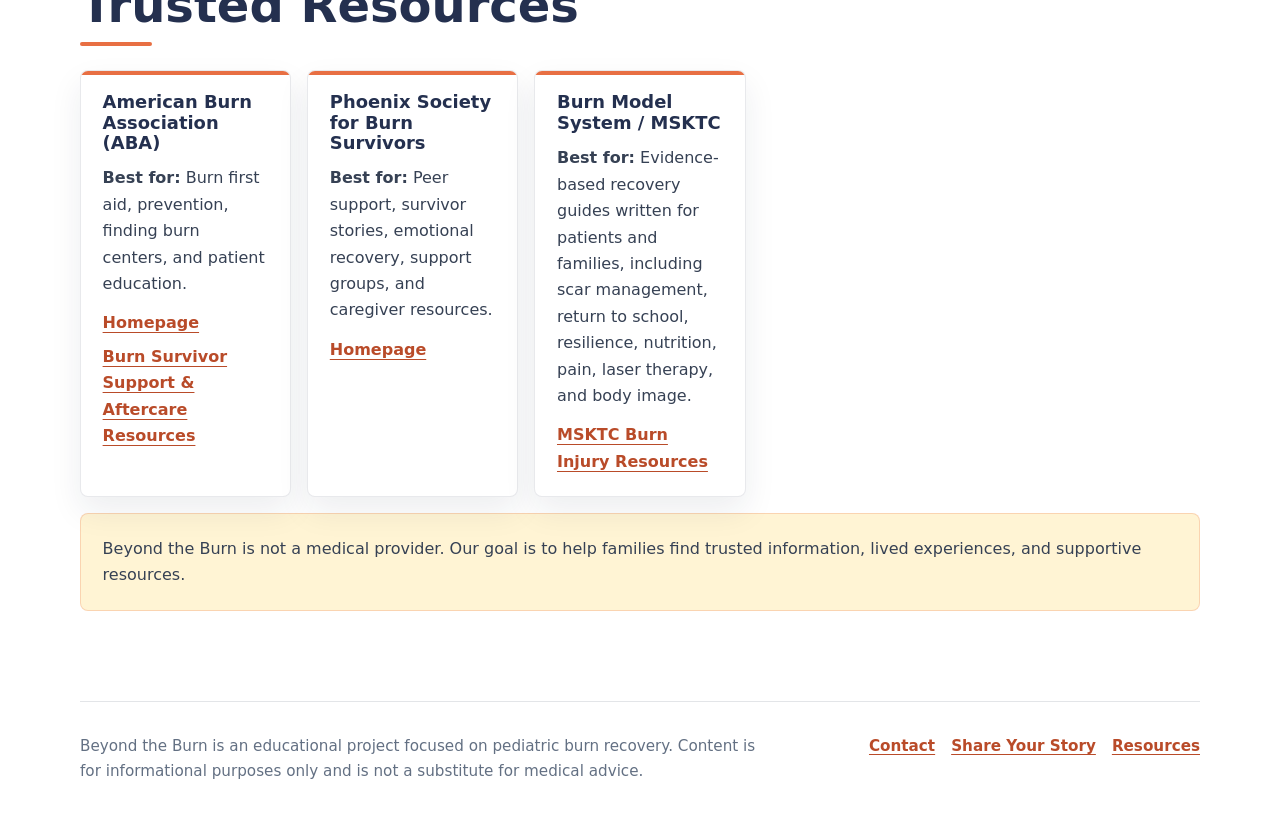
<file: resources.html>
<!doctype html>
<html lang="en">
  <head>
    <meta charset="utf-8">
    <meta name="viewport" content="width=device-width, initial-scale=1">
    <meta name="description" content="A recovery guide for families after a child's burn injury.">
    <title>Recovery Guide | Beyond the Burn</title>
    <link rel="icon" href="assets/images/beyond-the-burn-flame-hand.png" type="image/png">
    <link rel="stylesheet" href="styles.css?v=clean1">
  </head>
  <body>
    <header class="site-header">
      <a class="brand" href="index.html" aria-label="Beyond the Burn home">
        <img class="brand-mark" src="assets/images/beyond-the-burn-flame-hand.png" alt="" width="38" height="38">
        <span>Beyond the Burn</span>
      </a>
      <nav class="site-nav" aria-label="Main navigation">
        <a href="index.html">Home</a>
        <a href="stories.html">Stories</a>
        <a aria-current="page" href="resources.html">Recovery Guide</a>
        <a href="expert-voices.html">Expert Voices</a>
        <a href="family-resources.html">Resources</a>
        <a href="about.html">About</a>
        <a href="get-involved.html">Get Involved</a>
      </nav>
    </header>

    <main>
      <section class="page-hero guide-hero section">
        <div>
          <p class="eyebrow">Recovery Guide</p>
          <h1>Recovery Guide</h1>
          <p class="lead">
            Burn recovery can continue long after the wound closes. This guide brings together
            first-aid basics, recovery topics, trusted resources, and real experiences to help
            families know where to begin.
          </p>
        </div>
        <div class="guide-hero-art" aria-hidden="true">
          <span>♡</span>
          <span>+</span>
          <span>★</span>
        </div>
      </section>

      <nav class="section guide-jump-links" aria-label="Recovery guide sections">
        <a href="#first-aid">First Aid</a>
        <a href="#timeline">Recovery Timeline</a>
        <a href="#emotional-recovery">Emotional Recovery</a>
        <a href="#stories">Stories</a>
        <a href="#trusted-resources">Trusted Resources</a>
      </nav>

      <section class="section first-aid-feature" id="first-aid" aria-labelledby="first-aid-title">
        <div class="section-heading">
          <p class="eyebrow">Quick guide</p>
          <h2 id="first-aid-title">Immediate Burn First Aid</h2>
          <p>
            A burn injury can feel overwhelming in the moment. This quick guide summarizes basic
            first steps families can take while seeking appropriate medical care.
          </p>
        </div>

        <figure class="guide-frame">
          <img
            src="assets/images/burn-first-aid-info.png"
            alt="Quick-reference burn first aid card showing the steps cool, remove, and cover, plus warnings about when to seek medical help."
          >
        </figure>

        <div class="guide-actions" aria-label="First aid guide actions">
          <a class="button primary" href="assets/images/burn-first-aid-info.png" download>Download / Print Guide</a>
          <a class="button secondary" href="#trusted-resources">View Trusted First Aid Resources</a>
        </div>

        <p class="mini-disclaimer">
          This information is for educational purposes only and is not a substitute for professional
          medical advice. For serious, large, electrical, chemical, or concerning burns, seek medical
          care immediately.
        </p>

        <div class="card-grid three first-aid-steps" aria-label="First aid steps">
          <article class="card first-aid-step">
            <span class="card-icon" aria-hidden="true">~</span>
            <h3>Cool the burn</h3>
            <p>Use cool water while getting the right help for the situation.</p>
          </article>
          <article class="card first-aid-step">
            <span class="card-icon sage" aria-hidden="true">○</span>
            <h3>Remove clothing or jewelry near the burn</h3>
            <p>Move nearby items away from the injured area when it is safe to do so.</p>
          </article>
          <article class="card first-aid-step">
            <span class="card-icon navy" aria-hidden="true">□</span>
            <h3>Cover with a clean cloth or dressing</h3>
            <p>Protect the area gently while seeking appropriate medical care.</p>
          </article>
        </div>
      </section>

      <section class="section" id="timeline" aria-labelledby="timeline-title">
        <div class="section-heading">
          <p class="eyebrow">Recovery timeline</p>
          <h2 id="timeline-title">Recovery is a Journey</h2>
        </div>
        <div class="timeline">
          <article class="timeline-stage">
            <span aria-hidden="true">1</span>
            <h3>Right Away</h3>
            <p>Families may need quick first aid, emergency care, and reassurance.</p>
          </article>
          <article class="timeline-stage">
            <span aria-hidden="true">2</span>
            <h3>Hospital or Clinic Care</h3>
            <p>Care teams may help with wound cleaning, dressings, pain management, and follow-up plans.</p>
          </article>
          <article class="timeline-stage">
            <span aria-hidden="true">3</span>
            <h3>First Days at Home</h3>
            <p>Families often adjust to bandage changes, appointments, school routines, and uncertainty.</p>
          </article>
          <article class="timeline-stage">
            <span aria-hidden="true">4</span>
            <h3>Ongoing Healing</h3>
            <p>Recovery may include scar care, movement, emotional adjustment, and returning to normal activities.</p>
          </article>
          <article class="timeline-stage">
            <span aria-hidden="true">5</span>
            <h3>Long-Term Recovery</h3>
            <p>Some children continue follow-up care, scar treatments, or emotional healing months or years later.</p>
          </article>
        </div>
      </section>

      <section class="section" aria-labelledby="topics-title">
        <div class="section-heading">
          <p class="eyebrow">Recovery topics</p>
          <h2 id="topics-title">Topics Families May Navigate</h2>
        </div>
        <div class="topic-grid">
          <article class="card topic-card">
            <span class="topic-icon" aria-hidden="true">✦</span>
            <h3>Scar Care</h3>
            <p>Learn about broad scar care topics families may discuss with a care team.</p>
            <a href="#">Learn more</a>
          </article>
          <article class="card topic-card">
            <span class="topic-icon blue" aria-hidden="true">◇</span>
            <h3>Laser Treatment</h3>
            <p>Explore future information about laser treatment conversations and support.</p>
            <a href="#">Learn more</a>
          </article>
          <article class="card topic-card">
            <span class="topic-icon green" aria-hidden="true">→</span>
            <h3>Returning to School</h3>
            <p>Find support for school routines, questions, and confidence.</p>
            <a href="#">Learn more</a>
          </article>
          <article class="card topic-card">
            <span class="topic-icon purple" aria-hidden="true">♡</span>
            <h3>Confidence & Body Image</h3>
            <p>Connect with resources for confidence, feelings, and self-image.</p>
            <a href="#">Learn more</a>
          </article>
          <article class="card topic-card">
            <span class="topic-icon" aria-hidden="true">☼</span>
            <h3>Burn Camps</h3>
            <p>Discover camp and peer-support opportunities for children and teens.</p>
            <a href="#">Learn more</a>
          </article>
          <article class="card topic-card">
            <span class="topic-icon green" aria-hidden="true">+</span>
            <h3>Parent Support</h3>
            <p>Find reassurance and connection for caregivers navigating recovery too.</p>
            <a href="#">Learn more</a>
          </article>
          <article class="card topic-card">
            <span class="topic-icon blue" aria-hidden="true">↔</span>
            <h3>Physical & Occupational Therapy</h3>
            <p>Learn how therapy support may fit into a child’s broader recovery plan.</p>
            <a href="#">Learn more</a>
          </article>
          <article class="card topic-card">
            <span class="topic-icon" aria-hidden="true">○</span>
            <h3>Sun Protection</h3>
            <p>Explore future guidance for protecting healing skin during everyday life.</p>
            <a href="#">Learn more</a>
          </article>
          <article class="card topic-card">
            <span class="topic-icon purple" aria-hidden="true">☁</span>
            <h3>Mental Health</h3>
            <p>Find emotional support resources for children, parents, and families.</p>
            <a href="#">Learn more</a>
          </article>
          <article class="card topic-card">
            <span class="topic-icon green" aria-hidden="true">※</span>
            <h3>Finding Community</h3>
            <p>Connect with survivor communities and supportive programs.</p>
            <a href="#">Learn more</a>
          </article>
        </div>
      </section>

      <section class="section" id="emotional-recovery" aria-labelledby="emotional-title">
        <div class="healing-panel">
          <div class="section-heading">
            <p class="eyebrow">Emotional recovery</p>
            <h2 id="emotional-title">Healing Is More Than Physical</h2>
            <p>
              Children and families may face questions, worries, or changes in confidence after a
              burn injury. Alongside medical care, emotional support, community, and shared
              experiences can play an important role in recovery.
            </p>
          </div>
          <div class="card-grid three">
            <article class="card">
              <span class="card-icon" aria-hidden="true">♡</span>
              <h3>For Children</h3>
              <p>Stories and support can help children feel less alone.</p>
            </article>
            <article class="card">
              <span class="card-icon sage" aria-hidden="true">+</span>
              <h3>For Parents</h3>
              <p>Parents may need reassurance, practical guidance, and connection too.</p>
            </article>
            <article class="card">
              <span class="card-icon navy" aria-hidden="true">★</span>
              <h3>For Families</h3>
              <p>Recovery can affect siblings, routines, school, and daily life.</p>
            </article>
          </div>
        </div>
      </section>

      <section class="section" id="stories" aria-labelledby="stories-title">
        <div class="callout-card stories-guide-card">
          <div>
            <p class="eyebrow">Stories</p>
            <h2 id="stories-title">Hear From Others Who Have Been There</h2>
            <p>
              Survivor stories can help families understand that recovery looks different for everyone.
            </p>
            <p class="guide-quote">“Recovery does not end when the wound closes.”</p>
          </div>
          <a class="button primary" href="stories.html">Read Recovery Journeys</a>
        </div>
      </section>

      <section class="section" id="trusted-resources" aria-labelledby="trusted-title">
        <div class="section-heading">
          <p class="eyebrow">Trusted resources</p>
          <h2 id="trusted-title">Trusted Resources</h2>
        </div>
        <div class="resource-grid trusted-resource-grid">
          <article class="card resource-card">
            <h3>American Burn Association (ABA)</h3>
            <p>
              <strong>Best for:</strong> Burn first aid, prevention, finding burn centers,
              and patient education.
            </p>
            <div class="resource-card-links">
              <a href="https://www.ameriburn.org/patients/burn-survivor-support-and-aftercare-resources">Homepage</a>
              <a href="https://www.ameriburn.org/patients/burn-survivor-support-and-aftercare-resources">Burn Survivor Support &amp; Aftercare Resources</a>
            </div>
          </article>
          <article class="card resource-card">
            <h3>Phoenix Society for Burn Survivors</h3>
            <p>
              <strong>Best for:</strong> Peer support, survivor stories, emotional recovery,
              support groups, and caregiver resources.
            </p>
            <div class="resource-card-links">
              <a href="https://www.phoenix-society.org/">Homepage</a>
            </div>
          </article>
          <article class="card resource-card">
            <h3>Burn Model System / MSKTC</h3>
            <p>
              <strong>Best for:</strong> Evidence-based recovery guides written for patients and
              families, including scar management, return to school, resilience, nutrition, pain,
              laser therapy, and body image.
            </p>
            <div class="resource-card-links">
              <a href="https://msktc.org/burn">MSKTC Burn Injury Resources</a>
            </div>
          </article>
        </div>
        <div class="disclaimer resource-note">
          <p>
            Beyond the Burn is not a medical provider. Our goal is to help families find trusted
            information, lived experiences, and supportive resources.
          </p>
        </div>
      </section>

      <aside class="floating-first-aid" aria-labelledby="floating-first-aid-title">
        <h2 id="floating-first-aid-title">Need first aid fast?</h2>
        <p>Open the quick burn first-aid guide.</p>
        <a class="button primary" href="#first-aid">View Guide</a>
      </aside>
    </main>

    <footer class="site-footer">
      <p>
        Beyond the Burn is an educational project focused on pediatric burn recovery.
        Content is for informational purposes only and is not a substitute for medical advice.
      </p>
      <nav aria-label="Footer navigation">
        <a href="mailto:hello@example.org">Contact</a>
        <a href="share.html">Share Your Story</a>
        <a href="family-resources.html">Resources</a>
      </nav>
    </footer>
  </body>
</html>
</file>
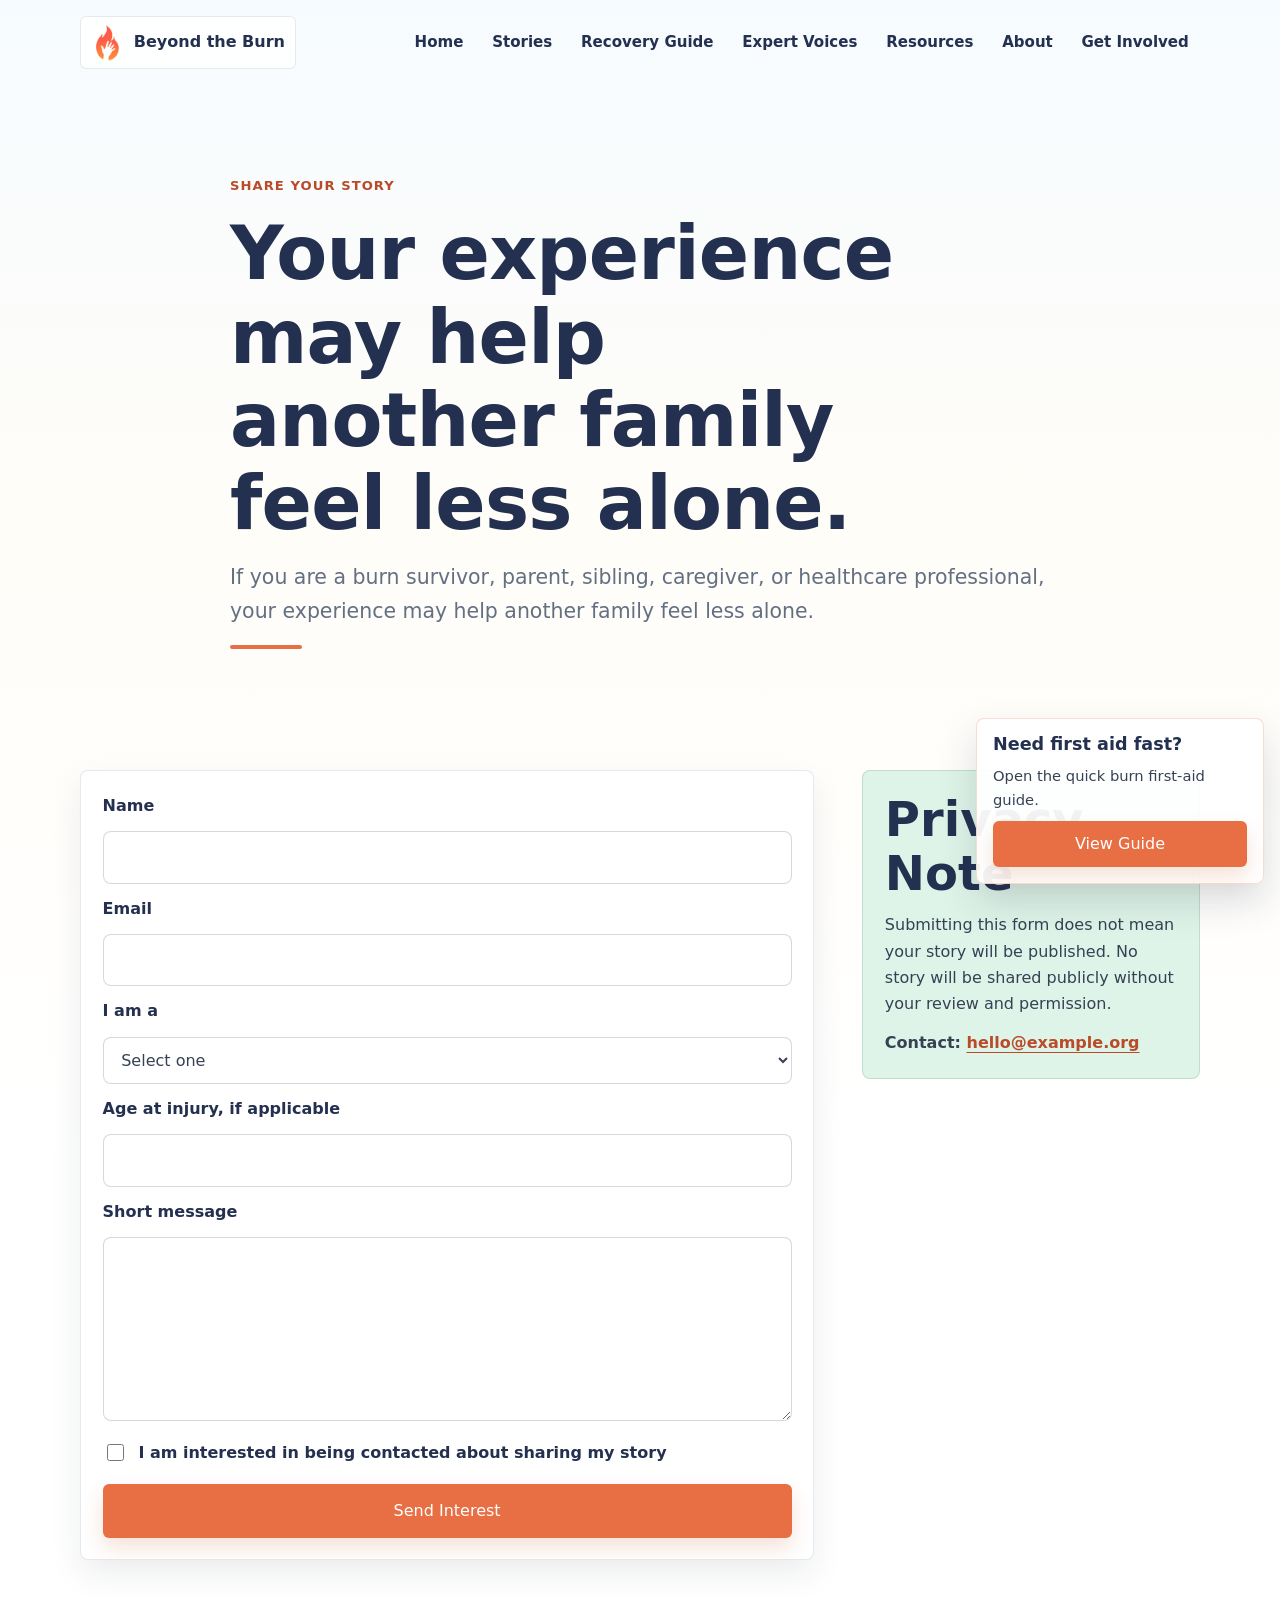
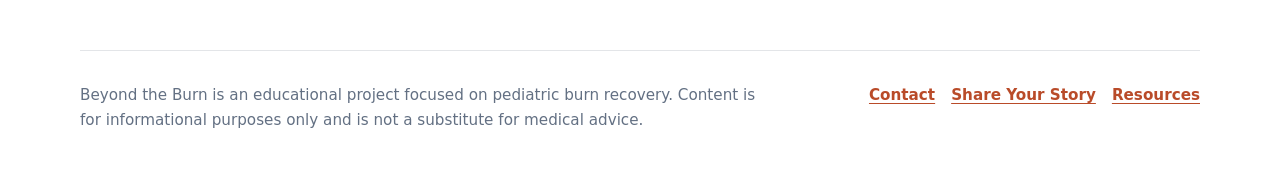
<file: share.html>
<!doctype html>
<html lang="en">
  <head>
    <meta charset="utf-8">
    <meta name="viewport" content="width=device-width, initial-scale=1">
    <meta name="description" content="Share your burn recovery story with Beyond the Burn.">
    <title>Share Your Story | Beyond the Burn</title>
    <link rel="icon" href="assets/images/beyond-the-burn-flame-hand.png" type="image/png">
    <link rel="stylesheet" href="styles.css?v=clean1">
  </head>
  <body>
    <header class="site-header">
      <a class="brand" href="index.html" aria-label="Beyond the Burn home">
        <img class="brand-mark" src="assets/images/beyond-the-burn-flame-hand.png" alt="" width="38" height="38">
        <span>Beyond the Burn</span>
      </a>
      <nav class="site-nav" aria-label="Main navigation">
        <a href="index.html">Home</a>
        <a href="stories.html">Stories</a>
        <a href="resources.html">Recovery Guide</a>
        <a href="expert-voices.html">Expert Voices</a>
        <a href="family-resources.html">Resources</a>
        <a href="about.html">About</a>
        <a href="get-involved.html">Get Involved</a>
      </nav>
    </header>

    <main>
      <section class="page-hero section narrow">
        <p class="eyebrow">Share Your Story</p>
        <h1>Your experience may help another family feel less alone.</h1>
        <p class="lead">
          If you are a burn survivor, parent, sibling, caregiver, or healthcare professional,
          your experience may help another family feel less alone.
        </p>
      </section>

      <section class="section form-section">
        <form class="story-form" name="story-interest" method="post" data-netlify="true">
          <input type="hidden" name="form-name" value="story-interest">

          <label for="name">Name</label>
          <input id="name" name="name" type="text" autocomplete="name">

          <label for="email">Email</label>
          <input id="email" name="email" type="email" autocomplete="email">

          <label for="role">I am a</label>
          <select id="role" name="role">
            <option value="">Select one</option>
            <option>Survivor</option>
            <option>Parent</option>
            <option>Family member</option>
            <option>Healthcare professional</option>
            <option>Other</option>
          </select>

          <label for="age-at-injury">Age at injury, if applicable</label>
          <input id="age-at-injury" name="age-at-injury" type="text">

          <label for="message">Short message</label>
          <textarea id="message" name="message" rows="6"></textarea>

          <label class="checkbox-row" for="contact-consent">
            <input id="contact-consent" name="contact-consent" type="checkbox">
            <span>I am interested in being contacted about sharing my story</span>
          </label>

          <button class="button primary" type="submit">Send Interest</button>
        </form>

        <aside class="callout">
          <h2>Privacy Note</h2>
          <p>
            Submitting this form does not mean your story will be published. No story will be
            shared publicly without your review and permission.
          </p>
          <p class="contact-line">Contact: <a href="mailto:hello@example.org">hello@example.org</a></p>
        </aside>
      </section>
      <aside class="floating-first-aid" aria-labelledby="floating-first-aid-title">
        <h2 id="floating-first-aid-title">Need first aid fast?</h2>
        <p>Open the quick burn first-aid guide.</p>
        <a class="button primary" href="first-aid.html">View Guide</a>
      </aside>
    </main>

    <footer class="site-footer">
      <p>
        Beyond the Burn is an educational project focused on pediatric burn recovery.
        Content is for informational purposes only and is not a substitute for medical advice.
      </p>
      <nav aria-label="Footer navigation">
        <a href="mailto:hello@example.org">Contact</a>
        <a href="share.html">Share Your Story</a>
        <a href="family-resources.html">Resources</a>
      </nav>
    </footer>
  </body>
</html>
</file>
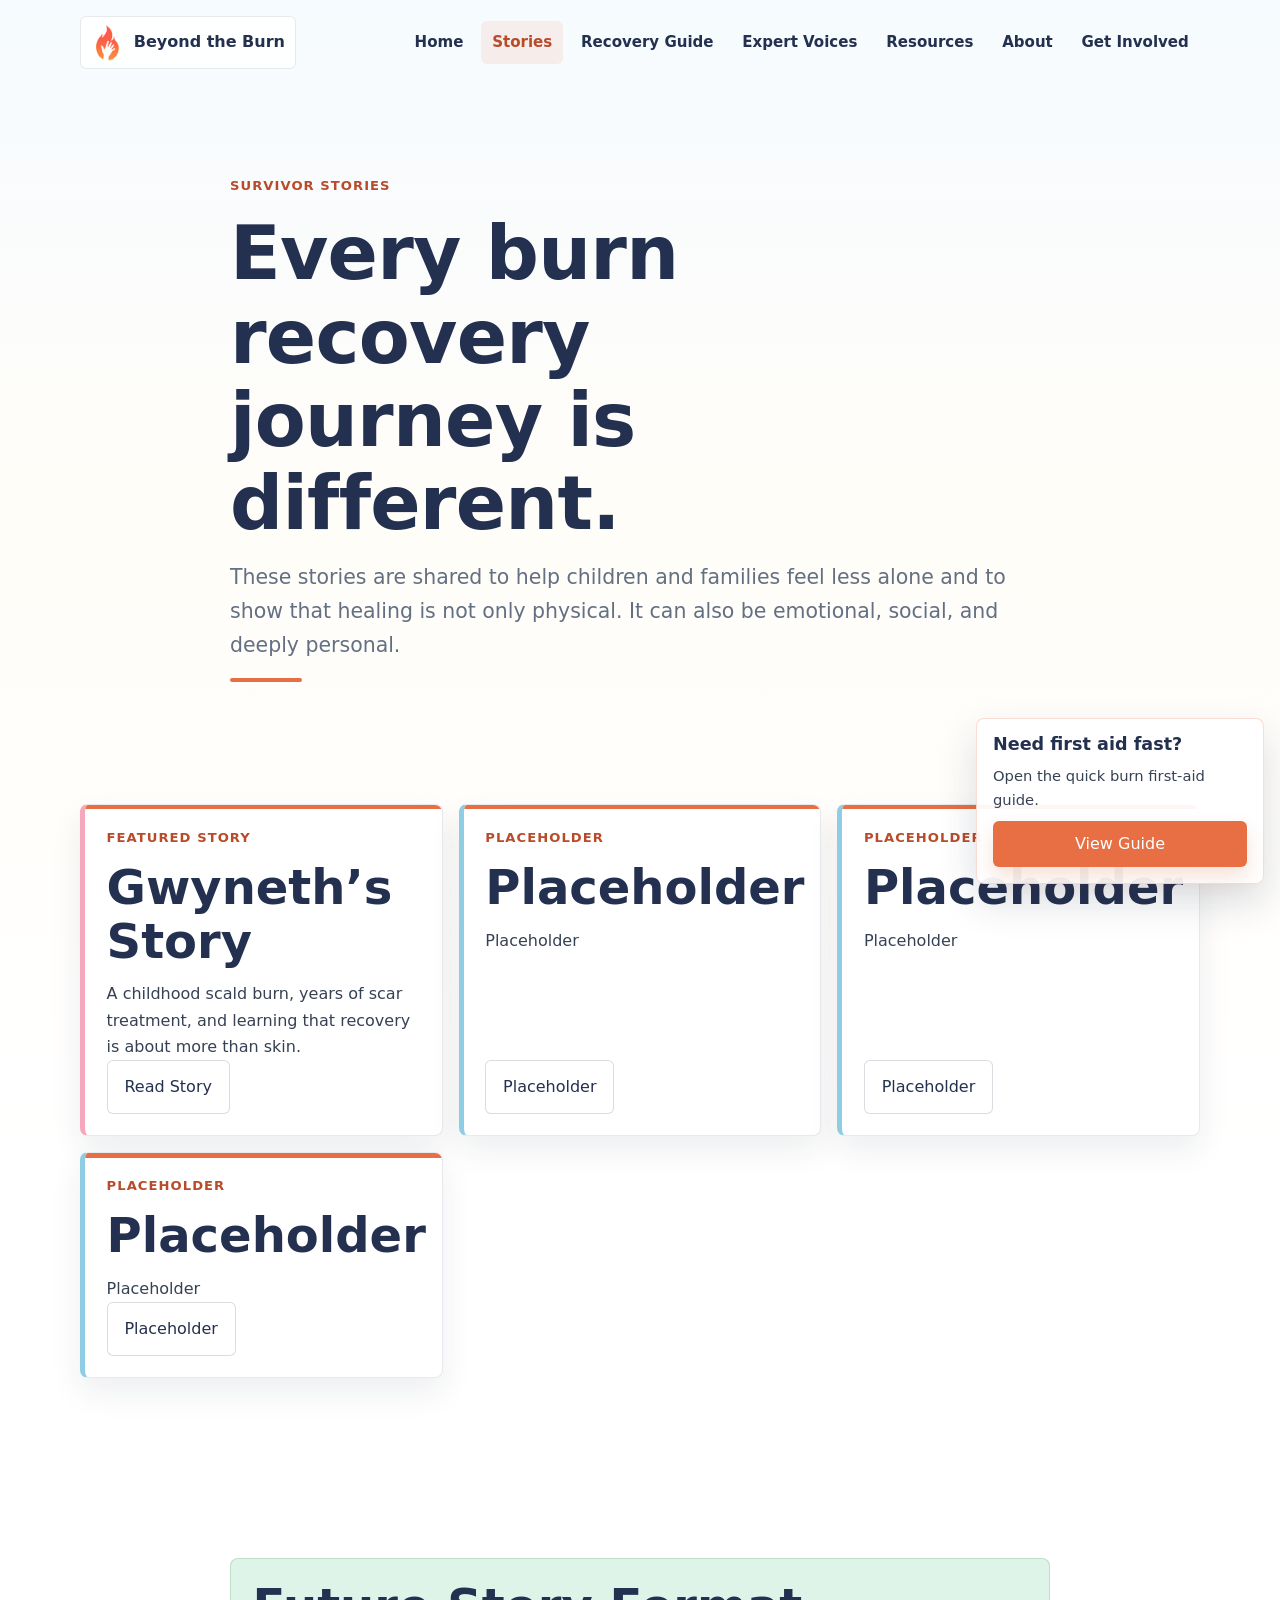
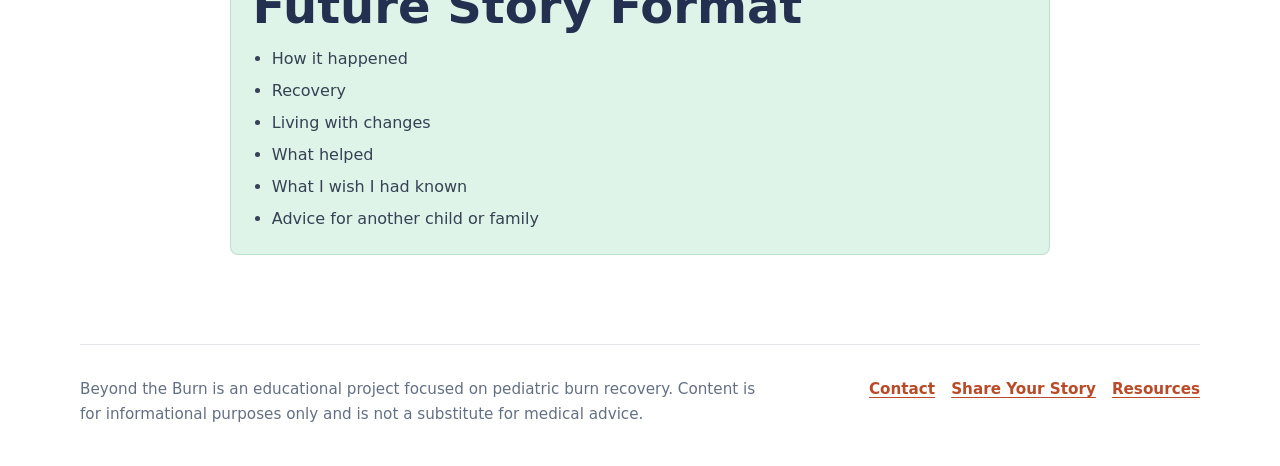
<file: stories.html>
<!doctype html>
<html lang="en">
  <head>
    <meta charset="utf-8">
    <meta name="viewport" content="width=device-width, initial-scale=1">
    <meta name="description" content="Survivor and family stories about pediatric burn recovery.">
    <title>Survivor Stories | Beyond the Burn</title>
    <link rel="icon" href="assets/images/beyond-the-burn-flame-hand.png" type="image/png">
    <link rel="stylesheet" href="styles.css?v=clean1">
  </head>
  <body>
    <header class="site-header">
      <a class="brand" href="index.html" aria-label="Beyond the Burn home">
        <img class="brand-mark" src="assets/images/beyond-the-burn-flame-hand.png" alt="" width="38" height="38">
        <span>Beyond the Burn</span>
      </a>
      <nav class="site-nav" aria-label="Main navigation">
        <a href="index.html">Home</a>
        <a aria-current="page" href="stories.html">Stories</a>
        <a href="resources.html">Recovery Guide</a>
        <a href="expert-voices.html">Expert Voices</a>
        <a href="family-resources.html">Resources</a>
        <a href="about.html">About</a>
        <a href="get-involved.html">Get Involved</a>
      </nav>
    </header>

    <main>
      <section class="page-hero section narrow">
        <p class="eyebrow">Survivor Stories</p>
        <h1>Every burn recovery journey is different.</h1>
        <p class="lead">
          These stories are shared to help children and families feel less alone and to show
          that healing is not only physical. It can also be emotional, social, and deeply personal.
        </p>
      </section>

      <section class="section">
        <div class="card-grid story-grid">
          <article class="card story-card">
            <p class="eyebrow">Featured story</p>
            <h2>Gwyneth’s Story</h2>
            <p>
              A childhood scald burn, years of scar treatment, and learning that recovery is
              about more than skin.
            </p>
            <a class="button secondary" href="gwyneth-story.html">Read Story</a>
          </article>

          <article class="card story-card placeholder-story">
            <p class="eyebrow">Placeholder</p>
            <h2>Placeholder</h2>
            <p>
              Placeholder
            </p>
            <span class="button secondary muted-button" aria-label="Placeholder story">Placeholder</span>
          </article>

          <article class="card story-card placeholder-story">
            <p class="eyebrow">Placeholder</p>
            <h2>Placeholder</h2>
            <p>
              Placeholder
            </p>
            <span class="button secondary muted-button" aria-label="Placeholder story">Placeholder</span>
          </article>

          <article class="card story-card placeholder-story">
            <p class="eyebrow">Placeholder</p>
            <h2>Placeholder</h2>
            <p>
              Placeholder
            </p>
            <span class="button secondary muted-button" aria-label="Placeholder story">Placeholder</span>
          </article>
        </div>
      </section>

      <section class="section narrow">
        <div class="callout">
          <h2>Future Story Format</h2>
          <ul class="check-list">
            <li>How it happened</li>
            <li>Recovery</li>
            <li>Living with changes</li>
            <li>What helped</li>
            <li>What I wish I had known</li>
            <li>Advice for another child or family</li>
          </ul>
        </div>
      </section>

      <aside class="floating-first-aid" aria-labelledby="floating-first-aid-title">
        <h2 id="floating-first-aid-title">Need first aid fast?</h2>
        <p>Open the quick burn first-aid guide.</p>
        <a class="button primary" href="first-aid.html">View Guide</a>
      </aside>
    </main>

    <footer class="site-footer">
      <p>
        Beyond the Burn is an educational project focused on pediatric burn recovery.
        Content is for informational purposes only and is not a substitute for medical advice.
      </p>
      <nav aria-label="Footer navigation">
        <a href="mailto:hello@example.org">Contact</a>
        <a href="share.html">Share Your Story</a>
        <a href="family-resources.html">Resources</a>
      </nav>
    </footer>
  </body>
</html>
</file>
<file: styles.css>
:root {
  color-scheme: light;
  --cream: #fff9ed;
  --cream-deep: #ffefcf;
  --rust: #e86f43;
  --rust-dark: #b94b29;
  --navy: #24304f;
  --sage: #76a889;
  --sky: #8fcde5;
  --sun: #ffd166;
  --pink: #f6a7bb;
  --mint: #dff4e8;
  --white: #ffffff;
  --text: #364154;
  --muted: #637083;
  --line: rgba(31, 42, 68, 0.12);
  --shadow: 0 14px 32px rgba(31, 42, 68, 0.08);
  --sketch: #73808a;
  --lavender: #a995d6;
  --grass: #cddd83;
  --radius: 8px;
  --max: 1120px;
}

* {
  box-sizing: border-box;
}

html {
  scroll-behavior: smooth;
}

body {
  margin: 0;
  background:
    linear-gradient(180deg, #f6fbff 0, #fffdf8 32rem, #ffffff 72rem);
  color: var(--text);
  font-family: Inter, ui-sans-serif, system-ui, -apple-system, BlinkMacSystemFont, "Segoe UI", sans-serif;
  line-height: 1.65;
}

body::before,
body::after {
  content: none;
}

img {
  max-width: 100%;
}

a {
  color: var(--rust-dark);
  text-decoration-thickness: 0.08em;
  text-underline-offset: 0.22em;
}

a:hover {
  color: var(--navy);
}

h1,
h2,
h3 {
  margin: 0;
  color: var(--navy);
  line-height: 1.12;
  letter-spacing: 0;
}

h1 {
  max-width: 15ch;
  font-size: clamp(2.4rem, 5.8vw, 4.8rem);
  letter-spacing: -0.01em;
}

h2 {
  font-size: clamp(1.75rem, 4vw, 3rem);
}

h3 {
  font-size: 1.25rem;
}

p {
  margin: 0;
}

.site-header {
  width: min(100% - 2rem, var(--max));
  margin: 0 auto;
  padding: 1rem 0;
  display: flex;
  align-items: center;
  justify-content: space-between;
  gap: 1.5rem;
}

.brand {
  display: inline-flex;
  align-items: center;
  gap: 0.45rem;
  padding: 0.4rem 0.65rem 0.4rem 0.45rem;
  border: 1px solid rgba(31, 42, 68, 0.1);
  border-radius: 6px;
  background: rgba(255, 255, 255, 0.88);
  color: var(--navy);
  font-weight: 800;
  text-decoration: none;
  white-space: nowrap;
}

.brand img {
  flex: 0 0 auto;
}

.brand-mark {
  display: block;
  width: 2.4rem;
  height: 2.4rem;
  object-fit: contain;
}

.site-nav {
  display: flex;
  align-items: center;
  justify-content: flex-end;
  gap: 0.4rem;
  flex-wrap: wrap;
}

.site-nav a {
  padding: 0.55rem 0.7rem;
  border-radius: 6px;
  color: var(--navy);
  font-size: 0.94rem;
  font-weight: 700;
  text-decoration: none;
}

.site-nav a:hover,
.site-nav a[aria-current="page"] {
  background: rgba(232, 111, 67, 0.1);
  color: var(--rust-dark);
}

.site-nav .nav-button {
  border: 2px dashed rgba(232, 111, 67, 0.5);
  background: rgba(255, 255, 255, 0.72);
  color: var(--rust-dark);
}

.section {
  width: min(100% - 2rem, var(--max));
  margin: 0 auto;
  padding: clamp(3rem, 7vw, 6rem) 0;
}

.narrow {
  max-width: 820px;
}

.hero {
  min-height: 62vh;
  display: grid;
  grid-template-columns: minmax(0, 1.05fr) minmax(18rem, 0.85fr);
  align-items: center;
  gap: clamp(2rem, 7vw, 5rem);
  padding-top: clamp(1.25rem, 3vw, 2.5rem);
  padding-bottom: clamp(2rem, 4vw, 3.25rem);
}

.hero-content {
  position: relative;
  display: grid;
  gap: 1.35rem;
}

.hero-content::before {
  content: "";
  position: absolute;
  top: -1.2rem;
  left: 0;
  width: 4.5rem;
  height: 0.3rem;
  border-radius: 2px;
  background: var(--rust);
}

.hero-illustration {
  position: relative;
  padding: clamp(0.7rem, 2vw, 1rem);
  border-radius: 8px;
  background: linear-gradient(135deg, rgba(143, 205, 229, 0.32), rgba(255, 209, 102, 0.24));
}

.hero-illustration img {
  display: block;
  width: 100%;
  border-radius: 4px;
  background: #ffffff;
  box-shadow: 0 20px 42px rgba(31, 42, 68, 0.12);
}

.lead {
  max-width: 68ch;
  color: var(--muted);
  font-size: clamp(1.1rem, 2vw, 1.28rem);
}

.eyebrow {
  color: var(--rust-dark);
  font-size: 0.82rem;
  font-weight: 850;
  letter-spacing: 0.08em;
  text-transform: uppercase;
}

.button-row {
  display: flex;
  flex-wrap: wrap;
  gap: 0.85rem;
  margin-top: 0.3rem;
}

.button {
  display: inline-flex;
  align-items: center;
  justify-content: center;
  gap: 0.5rem;
  min-height: 2.85rem;
  padding: 0.78rem 1.05rem;
  border-radius: 6px;
  font-weight: 800;
  text-decoration: none;
  border: 1px solid transparent;
  cursor: pointer;
  font: inherit;
}

.button.primary {
  background: var(--rust);
  color: var(--white);
  box-shadow: 0 10px 20px rgba(198, 93, 46, 0.18);
}

.button.primary:hover {
  background: var(--rust-dark);
  color: var(--white);
}

.button.secondary {
  background: var(--white);
  border-color: rgba(31, 42, 68, 0.16);
  color: var(--navy);
  box-shadow: none;
}

.button.secondary:hover {
  border-color: rgba(198, 93, 46, 0.38);
  color: var(--rust-dark);
}

.muted-button {
  cursor: default;
  color: var(--muted);
  background: rgba(255, 255, 255, 0.66);
}

.muted-button:hover {
  color: var(--muted);
  border-color: rgba(143, 205, 229, 0.55);
}

.section-heading {
  position: relative;
  display: grid;
  gap: 0.55rem;
  margin-bottom: 1.5rem;
}

.section-heading::after {
  content: "";
  width: 4.5rem;
  height: 0.25rem;
  border-radius: 2px;
  background: var(--rust);
}

.first-aid-callout {
  padding-top: 0;
  padding-bottom: clamp(2rem, 5vw, 4rem);
}

.callout-card {
  position: relative;
  overflow: hidden;
  display: flex;
  align-items: center;
  justify-content: space-between;
  gap: 1.5rem;
  padding: clamp(1.25rem, 4vw, 2rem);
  border: 1px solid rgba(31, 42, 68, 0.1);
  border-radius: 8px;
  background: linear-gradient(135deg, rgba(255, 255, 255, 0.98), rgba(223, 244, 232, 0.82));
  box-shadow: var(--shadow);
}

.callout-card::after {
  content: "";
  position: absolute;
  inset: 0 auto 0 0;
  width: 0.45rem;
  background: var(--sage);
}

.callout-card h2 {
  font-size: clamp(1.5rem, 3vw, 2.35rem);
}

.callout-card p:not(.eyebrow) {
  max-width: 58ch;
}

.immediate-guide {
  padding-top: 1rem;
  padding-bottom: 2rem;
}

.guide-callout {
  background:
    linear-gradient(135deg, rgba(255, 255, 255, 0.94), rgba(255, 244, 212, 0.9)),
    url("assets/images/soft-paths.svg") center / cover;
}

.first-aid-feature {
  padding-top: 1rem;
}

.guide-frame {
  width: min(100%, 920px);
  margin: 0 auto;
  padding: clamp(0.5rem, 2vw, 0.85rem);
  border: 2px solid rgba(143, 205, 229, 0.5);
  border-radius: var(--radius);
  background: var(--white);
  box-shadow: var(--shadow);
}

.guide-frame img {
  display: block;
  width: 100%;
  border-radius: 6px;
}

.download-row {
  display: flex;
  justify-content: center;
  margin-top: 1.1rem;
}

.card-grid,
.resource-grid {
  display: grid;
  gap: 1rem;
}

.card-grid.three,
.resource-grid {
  grid-template-columns: repeat(3, minmax(0, 1fr));
}

.card {
  position: relative;
  overflow: hidden;
  padding: 1.35rem;
  border: 1px solid rgba(31, 42, 68, 0.1);
  border-radius: 8px;
  background: var(--white);
  box-shadow: var(--shadow);
}

.card::before {
  content: "";
  position: absolute;
  inset: 0 auto auto 0;
  width: 100%;
  height: 0.28rem;
  background: var(--rust);
}

.card::after {
  content: none;
}

.card > * + * {
  margin-top: 0.8rem;
}

.card-icon {
  display: inline-grid;
  width: 2.45rem;
  height: 2.45rem;
  place-items: center;
  border-radius: 50%;
  background: rgba(255, 209, 102, 0.36);
  color: var(--rust-dark);
  font-size: 1.25rem;
  font-weight: 900;
}

.card-icon.sage {
  background: rgba(118, 168, 137, 0.22);
  color: #4d704f;
}

.card-icon.navy {
  background: rgba(143, 205, 229, 0.24);
  color: var(--navy);
}

.pathway-grid {
  align-items: stretch;
}

.pathway-card {
  display: flex;
  flex-direction: column;
  min-height: 17rem;
}

.pathway-card a {
  margin-top: auto;
  color: var(--rust-dark);
  font-weight: 850;
}

.first-aid-step h3 {
  max-width: 17rem;
}

.cta-band {
  position: relative;
  overflow: hidden;
  display: flex;
  align-items: center;
  justify-content: space-between;
  gap: 2rem;
  padding: clamp(2rem, 5vw, 3rem);
  margin-bottom: 4rem;
  text-align: left;
  border-radius: 8px;
  background: var(--navy);
  color: rgba(255, 255, 255, 0.82);
}

.cta-band::after {
  content: none;
}

.cta-band h2,
.cta-band .eyebrow {
  color: var(--white);
}

.cta-band p:not(.eyebrow) {
  max-width: 66ch;
}

.cta-band .button {
  position: relative;
  z-index: 1;
  text-align: center;
  white-space: nowrap;
}

.page-hero {
  position: relative;
  display: grid;
  gap: 1rem;
  padding-bottom: 2rem;
}

.page-hero::after {
  content: "";
  width: 4.5rem;
  height: 0.25rem;
  border-radius: 2px;
  background: var(--rust);
}

.doodle-strip {
  display: none;
}

.breadcrumb {
  padding-top: clamp(1rem, 3vw, 2rem);
  padding-bottom: 0;
}

.breadcrumb a {
  display: inline-flex;
  align-items: center;
  gap: 0.4rem;
  padding: 0.55rem 0.8rem;
  border: 1px solid rgba(143, 205, 229, 0.55);
  border-radius: 999px;
  background: rgba(255, 255, 255, 0.78);
  color: var(--navy);
  font-weight: 800;
  text-decoration: none;
}

.breadcrumb a::before {
  content: "<";
  color: var(--rust-dark);
}

.page-hero h1 {
  max-width: 13ch;
}

.content-layout,
.form-section {
  display: grid;
  grid-template-columns: minmax(0, 1fr) minmax(17rem, 0.46fr);
  gap: clamp(1.25rem, 5vw, 3rem);
  align-items: start;
}

.prose {
  max-width: 760px;
  color: var(--text);
}

.prose > * + * {
  margin-top: 1rem;
}

.prose h2,
.prose h3 {
  margin-top: 2rem;
}

.callout,
.disclaimer {
  padding: 1.35rem;
  border-radius: var(--radius);
  background: var(--mint);
  border: 1px solid rgba(118, 168, 137, 0.3);
}

.callout > * + *,
.disclaimer > * + * {
  margin-top: 0.75rem;
}

.story-grid {
  grid-template-columns: repeat(3, minmax(0, 1fr));
}

.story-card {
  display: flex;
  flex-direction: column;
  border-left: 0.35rem solid var(--pink);
}

.story-card .button {
  align-self: flex-start;
  margin-top: auto;
}

.placeholder-story {
  border-left-color: var(--sky);
}

.story-body {
  padding-top: 2rem;
}

.check-list,
.resource-card ul {
  padding-left: 1.2rem;
  margin: 0.75rem 0 0;
}

.check-list li,
.resource-card li {
  margin-top: 0.35rem;
}

.resource-card h2 {
  font-size: 1.35rem;
}

.resource-card-links {
  display: grid;
  gap: 0.45rem;
}

.resource-card-links a {
  font-weight: 850;
}

.guide-hero {
  position: relative;
  grid-template-columns: minmax(0, 1fr) minmax(16rem, 0.45fr);
  align-items: center;
  overflow: hidden;
  padding-bottom: clamp(2rem, 5vw, 3rem);
}

.guide-hero::before {
  content: "";
  position: absolute;
  right: 18%;
  bottom: 0.7rem;
  width: 8rem;
  height: 1.1rem;
  border-radius: 999px;
  background: repeating-linear-gradient(90deg, var(--sun) 0 0.8rem, var(--pink) 0.8rem 1.6rem, var(--sky) 1.6rem 2.4rem, var(--sage) 2.4rem 3.2rem);
  transform: rotate(-2deg);
}

.guide-hero h1 {
  max-width: 12ch;
}

.guide-hero-art {
  position: relative;
  min-height: 15rem;
  border: 2px solid rgba(143, 205, 229, 0.45);
  border-radius: var(--radius);
  background:
    radial-gradient(circle at 22% 28%, rgba(255, 209, 102, 0.32) 0 2.8rem, transparent 2.9rem),
    radial-gradient(circle at 78% 36%, rgba(246, 167, 187, 0.28) 0 3.2rem, transparent 3.3rem),
    radial-gradient(circle at 48% 76%, rgba(118, 168, 137, 0.24) 0 3.6rem, transparent 3.7rem),
    linear-gradient(145deg, rgba(255, 255, 255, 0.9), rgba(223, 244, 232, 0.78)),
    url("assets/images/soft-paths.svg") center / cover;
  box-shadow: var(--shadow);
}

.guide-hero-art span {
  position: absolute;
  display: grid;
  place-items: center;
  width: 3rem;
  height: 3rem;
  border-radius: 999px;
  background: rgba(255, 255, 255, 0.82);
  color: var(--rust-dark);
  font-size: 1.45rem;
  font-weight: 900;
  box-shadow: 0 10px 20px rgba(31, 42, 68, 0.08);
}

.guide-hero-art span:nth-child(1) {
  top: 24%;
  right: 15%;
}

.guide-hero-art span:nth-child(2) {
  top: 46%;
  right: 33%;
  color: var(--sage);
}

.guide-hero-art span:nth-child(3) {
  top: 66%;
  right: 10%;
  color: var(--navy);
}

.guide-jump-links {
  display: flex;
  flex-wrap: wrap;
  gap: 0.75rem;
  padding-top: 0;
  padding-bottom: clamp(1.5rem, 4vw, 3rem);
}

.guide-jump-links a {
  display: inline-flex;
  align-items: center;
  min-height: 2.5rem;
  padding: 0.58rem 0.9rem;
  border: 1px solid rgba(143, 205, 229, 0.55);
  border-radius: 999px;
  background: rgba(255, 255, 255, 0.82);
  color: var(--navy);
  font-weight: 800;
  text-decoration: none;
}

.guide-jump-links a:hover {
  border-color: rgba(232, 111, 67, 0.38);
  color: var(--rust-dark);
}

.guide-actions {
  display: flex;
  flex-wrap: wrap;
  justify-content: center;
  gap: 0.8rem;
  margin-top: 1.1rem;
}

.mini-disclaimer {
  max-width: 820px;
  margin: 1.25rem auto 0;
  padding: 1rem;
  border: 1px solid rgba(232, 111, 67, 0.24);
  border-radius: var(--radius);
  background: rgba(255, 244, 212, 0.82);
  color: var(--text);
  font-size: 0.95rem;
}

.first-aid-steps {
  margin-top: 1.25rem;
}

.timeline {
  position: relative;
  display: grid;
  grid-template-columns: repeat(5, minmax(0, 1fr));
  gap: 0.85rem;
}

.timeline::before {
  content: "";
  position: absolute;
  top: 2.05rem;
  left: 1rem;
  right: 1rem;
  height: 0.25rem;
  border-radius: 999px;
  background: linear-gradient(90deg, var(--sun), var(--pink), var(--sky), var(--sage));
}

.timeline-stage {
  position: relative;
  z-index: 1;
  display: grid;
  gap: 0.65rem;
  align-content: start;
  padding: 1.2rem;
  border: 1px solid rgba(31, 42, 68, 0.1);
  border-radius: var(--radius);
  background: rgba(255, 255, 255, 0.94);
  box-shadow: var(--shadow);
}

.timeline-stage span {
  display: grid;
  place-items: center;
  width: 2.15rem;
  height: 2.15rem;
  border-radius: 999px;
  background: var(--navy);
  color: var(--white);
  font-weight: 900;
}

.timeline-stage h3,
.resource-card h3 {
  font-size: 1.12rem;
}

.topic-grid {
  display: grid;
  grid-template-columns: repeat(5, minmax(0, 1fr));
  gap: 1rem;
}

.topic-card {
  display: flex;
  flex-direction: column;
  min-height: 15rem;
}

.topic-card a {
  margin-top: auto;
  font-weight: 850;
}

.topic-icon {
  display: inline-grid;
  width: 2.65rem;
  height: 2.65rem;
  place-items: center;
  border-radius: 999px;
  background: rgba(255, 209, 102, 0.32);
  color: var(--rust-dark);
  font-size: 1.25rem;
  font-weight: 900;
}

.topic-icon.blue {
  background: rgba(143, 205, 229, 0.28);
  color: var(--navy);
}

.topic-icon.green {
  background: rgba(118, 168, 137, 0.22);
  color: #4d704f;
}

.topic-icon.purple {
  background: rgba(164, 144, 209, 0.2);
  color: #6d5aa8;
}

.healing-panel {
  display: grid;
  gap: 1.25rem;
  padding: clamp(1.35rem, 4vw, 2rem);
  border: 2px solid rgba(143, 205, 229, 0.38);
  border-radius: var(--radius);
  background:
    linear-gradient(135deg, rgba(255, 255, 255, 0.92), rgba(223, 244, 232, 0.74)),
    url("assets/images/soft-paths.svg") center / cover;
  box-shadow: var(--shadow);
}

.stories-guide-card {
  background:
    linear-gradient(135deg, rgba(255, 255, 255, 0.94), rgba(246, 167, 187, 0.16)),
    url("assets/images/soft-paths.svg") center / cover;
}

.guide-quote {
  margin-top: 0.9rem;
  color: var(--rust-dark);
  font-weight: 850;
}

.trusted-resource-grid {
  grid-template-columns: repeat(5, minmax(0, 1fr));
}

.resource-note {
  margin-top: 1rem;
}

.floating-first-aid {
  position: fixed;
  right: 1rem;
  bottom: 1rem;
  z-index: 20;
  display: grid;
  gap: 0.55rem;
  width: min(18rem, calc(100vw - 2rem));
  padding: 1rem;
  border: 1px solid rgba(232, 111, 67, 0.24);
  border-radius: var(--radius);
  background: rgba(255, 255, 255, 0.94);
  box-shadow: 0 18px 38px rgba(31, 42, 68, 0.16);
}

.floating-first-aid h2 {
  font-size: 1.1rem;
}

.floating-first-aid p {
  font-size: 0.92rem;
}

.floating-first-aid .button {
  min-height: 2.35rem;
  padding: 0.55rem 0.8rem;
}

.disclaimer {
  background: #fff4d4;
  border-color: rgba(232, 111, 67, 0.24);
}

.evidence-section {
  padding-top: 1rem;
  padding-bottom: 2rem;
}

.evidence-card {
  display: grid;
  grid-template-columns: minmax(0, 1fr) minmax(17rem, 0.55fr);
  gap: clamp(1.25rem, 5vw, 3rem);
  padding: clamp(1.35rem, 4vw, 2rem);
  border-radius: var(--radius);
  background: var(--white);
  border: 1px solid rgba(31, 42, 68, 0.1);
  box-shadow: var(--shadow);
}

.evidence-card > div {
  display: grid;
  gap: 0.7rem;
}

.back-link-section {
  display: flex;
  justify-content: center;
  padding-top: 0;
}

.resource-links {
  display: grid;
  gap: 0.65rem;
  align-content: start;
  margin: 0;
  padding-left: 1.2rem;
}

.story-form {
  display: grid;
  gap: 0.75rem;
  padding: 1.35rem;
  border: 1px solid rgba(31, 42, 68, 0.1);
  border-radius: var(--radius);
  background: var(--white);
  box-shadow: var(--shadow);
}

.story-form label {
  color: var(--navy);
  font-weight: 800;
}

.story-form input,
.story-form select,
.story-form textarea {
  width: 100%;
  border: 1px solid rgba(31, 42, 68, 0.18);
  border-radius: 8px;
  padding: 0.75rem 0.85rem;
  color: var(--text);
  font: inherit;
  background: var(--white);
}

.story-form input:focus,
.story-form select:focus,
.story-form textarea:focus,
.button:focus-visible,
.site-nav a:focus-visible,
.brand:focus-visible {
  outline: 3px solid rgba(143, 205, 229, 0.55);
  outline-offset: 3px;
}

.checkbox-row {
  display: grid;
  grid-template-columns: auto 1fr;
  gap: 0.7rem;
  align-items: start;
  margin: 0.4rem 0;
  font-weight: 700;
}

.checkbox-row input {
  width: 1.1rem;
  height: 1.1rem;
  margin-top: 0.25rem;
}

.contact-line {
  font-weight: 800;
}

.site-footer {
  width: min(100% - 2rem, var(--max));
  margin: 0 auto;
  padding: 2rem 0 2.4rem;
  display: flex;
  justify-content: space-between;
  gap: 1.5rem;
  border-top: 1px solid var(--line);
  color: var(--muted);
  font-size: 0.95rem;
}

.site-footer p {
  max-width: 680px;
}

.site-footer nav {
  display: flex;
  gap: 1rem;
  flex-wrap: wrap;
  align-items: flex-start;
  justify-content: flex-end;
}

.site-footer a {
  font-weight: 800;
}

@media (max-width: 860px) {
  .site-header,
  .site-footer,
  .cta-band,
  .callout-card {
    align-items: flex-start;
    flex-direction: column;
  }

  .site-nav {
    justify-content: flex-start;
  }

  .hero,
  .content-layout,
  .form-section,
  .evidence-card,
  .guide-hero {
    grid-template-columns: 1fr;
  }

  .hero {
    min-height: auto;
    padding-top: 1.5rem;
  }

  .card-grid.three,
  .resource-grid,
  .story-grid,
  .timeline,
  .topic-grid,
  .trusted-resource-grid {
    grid-template-columns: 1fr;
  }

  .guide-hero-art {
    min-height: 11rem;
  }

  .guide-jump-links {
    gap: 0.55rem;
  }

  .timeline::before {
    top: 1rem;
    bottom: 1rem;
    left: 2.25rem;
    right: auto;
    width: 0.25rem;
    height: auto;
  }

  .timeline-stage {
    grid-template-columns: auto 1fr;
    column-gap: 0.85rem;
  }

  .timeline-stage p {
    grid-column: 2;
  }

  .floating-first-aid {
    left: 0.55rem;
    right: 0.55rem;
    bottom: 0.55rem;
    width: auto;
    grid-template-columns: 1fr auto;
    align-items: center;
  }

  .floating-first-aid p {
    display: none;
  }
}

@media (max-width: 520px) {
  .site-header,
  .section,
  .site-footer {
    width: min(100% - 1.1rem, var(--max));
  }

  .brand {
    white-space: normal;
  }

  .brand-mark {
    width: 2.25rem;
    height: 2.25rem;
  }

  .site-nav a {
    padding: 0.5rem 0.58rem;
    font-size: 0.88rem;
  }

  h1 {
    max-width: 100%;
    font-size: clamp(2.05rem, 10vw, 2.75rem);
  }

  .button {
    width: 100%;
  }

  .guide-actions,
  .guide-jump-links {
    display: grid;
  }

  .guide-jump-links a {
    justify-content: center;
  }

  .timeline-stage {
    grid-template-columns: 1fr;
  }

  .timeline-stage p {
    grid-column: auto;
  }

  .timeline::before {
    display: none;
  }

  .floating-first-aid {
    grid-template-columns: 1fr;
  }

  .floating-first-aid .button {
    width: 100%;
  }
}

.placeholder-page {
  min-height: 48vh;
}

.placeholder-page::after {
  content: "";
  width: 9rem;
  height: 0.9rem;
  border-radius: 999px;
  background: repeating-linear-gradient(90deg, var(--rust) 0 0.8rem, var(--sun) 0.8rem 1.6rem, var(--sky) 1.6rem 2.4rem, var(--sage) 2.4rem 3.2rem);
}
</file>
